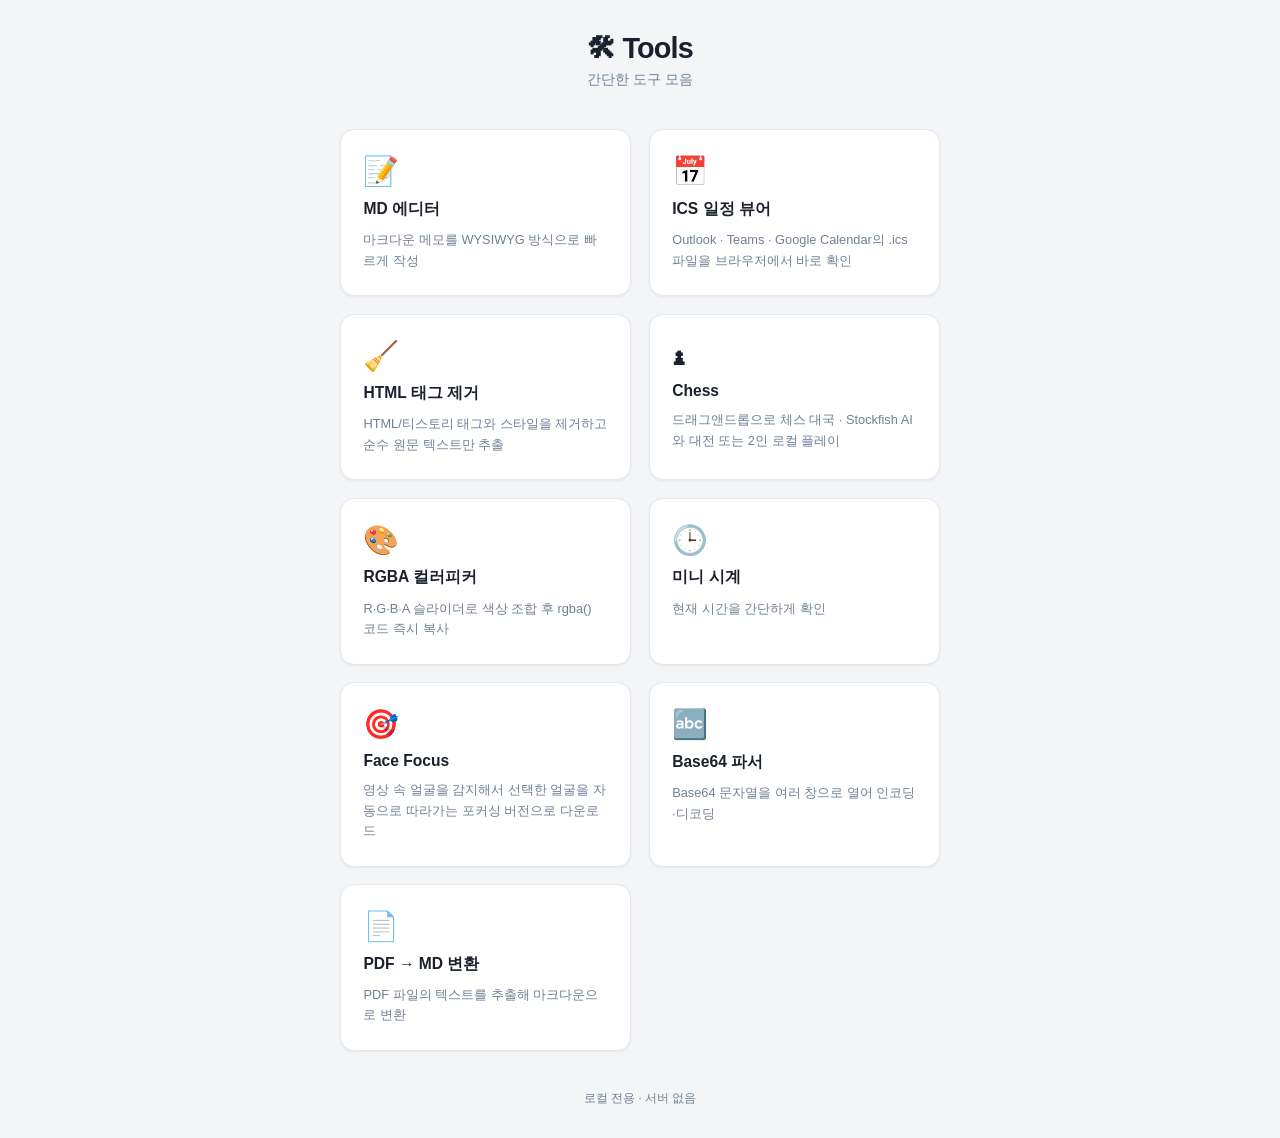
<file: index.html>
<!DOCTYPE html>
<html lang="ko">
<head>
  <meta charset="UTF-8" />
  <meta name="viewport" content="width=device-width, initial-scale=1.0" />
  <title>Tools</title>
  <style>
    *, *::before, *::after { box-sizing: border-box; margin: 0; padding: 0; }

    :root {
      --bg: #f4f5f7;
      --surface: #ffffff;
      --border: #e2e8f0;
      --text: #1a202c;
      --text-muted: #718096;
      --accent: #4f46e5;
    }

    body {
      font-family: -apple-system, BlinkMacSystemFont, 'Segoe UI', sans-serif;
      background: var(--bg);
      color: var(--text);
      min-height: 100vh;
      display: flex;
      flex-direction: column;
      align-items: center;
      justify-content: center;
      padding: 2rem;
    }

    header {
      text-align: center;
      margin-bottom: 2.5rem;
    }

    header h1 {
      font-size: 1.8rem;
      font-weight: 800;
      letter-spacing: -.03em;
    }

    header p {
      margin-top: .4rem;
      font-size: .875rem;
      color: var(--text-muted);
    }

    .grid {
      display: grid;
      grid-template-columns: repeat(auto-fit, minmax(210px, 1fr));
      gap: 1.1rem;
      width: 100%;
      max-width: 600px;
    }

    .card {
      display: flex;
      flex-direction: column;
      gap: .65rem;
      padding: 1.5rem 1.4rem;
      background: var(--surface);
      border: 1px solid var(--border);
      border-radius: 14px;
      text-decoration: none;
      color: inherit;
      transition: box-shadow .15s, transform .15s, border-color .15s;
      box-shadow: 0 1px 3px rgba(0,0,0,.06);
    }

    .card:hover {
      box-shadow: 0 6px 24px rgba(79,70,229,.13);
      border-color: var(--accent);
      transform: translateY(-2px);
    }

    .card-icon { font-size: 1.8rem; }

    .card-title {
      font-size: .975rem;
      font-weight: 700;
    }

    .card-desc {
      font-size: .8rem;
      color: var(--text-muted);
      line-height: 1.6;
    }

    footer {
      margin-top: 2.5rem;
      font-size: .72rem;
      color: var(--text-muted);
    }
  </style>
</head>
<body>
  <header>
    <h1>🛠 Tools</h1>
    <p>간단한 도구 모음</p>
  </header>

  <div class="grid">
    <a class="card" href="./mdmemo.html">
      <div class="card-icon">📝</div>
      <div class="card-title">MD 에디터</div>
      <div class="card-desc">마크다운 메모를 WYSIWYG 방식으로 빠르게 작성</div>
    </a>
    <a class="card" href="./schedule.html">
      <div class="card-icon">📅</div>
      <div class="card-title">ICS 일정 뷰어</div>
      <div class="card-desc">Outlook · Teams · Google Calendar의 .ics 파일을 브라우저에서 바로 확인</div>
    </a>
    <a class="card" href="./removepath.html">
      <div class="card-icon">🧹</div>
      <div class="card-title">HTML 태그 제거</div>
      <div class="card-desc">HTML/티스토리 태그와 스타일을 제거하고 순수 원문 텍스트만 추출</div>
    </a>
    <a class="card" href="./chess.html">
      <div class="card-icon">♟</div>
      <div class="card-title">Chess</div>
      <div class="card-desc">드래그앤드롭으로 체스 대국 · Stockfish AI와 대전 또는 2인 로컬 플레이</div>
    </a>
    <a class="card" href="./colouepicker.html">
      <div class="card-icon">🎨</div>
      <div class="card-title">RGBA 컬러피커</div>
      <div class="card-desc">R·G·B·A 슬라이더로 색상 조합 후 rgba() 코드 즉시 복사</div>
    </a>
    <a class="card" href="./miniclock.html">
      <div class="card-icon">🕒</div>
      <div class="card-title">미니 시계</div>
      <div class="card-desc">현재 시간을 간단하게 확인</div>
    </a>
    <a class="card" href="./face-focus-app.html">
      <div class="card-icon">🎯</div>
      <div class="card-title">Face Focus</div>
      <div class="card-desc">영상 속 얼굴을 감지해서 선택한 얼굴을 자동으로 따라가는 포커싱 버전으로 다운로드</div>
    </a>
    <a class="card" href="./Base64-parser.html">
      <div class="card-icon">🔤</div>
      <div class="card-title">Base64 파서</div>
      <div class="card-desc">Base64 문자열을 여러 창으로 열어 인코딩·디코딩</div>
    </a>
    <a class="card" href="./pdf2md.html">
      <div class="card-icon">📄</div>
      <div class="card-title">PDF → MD 변환</div>
      <div class="card-desc">PDF 파일의 텍스트를 추출해 마크다운으로 변환</div>
    </a>
  </div>

  <footer>로컬 전용 · 서버 없음</footer>
</body>
</html>
</file>
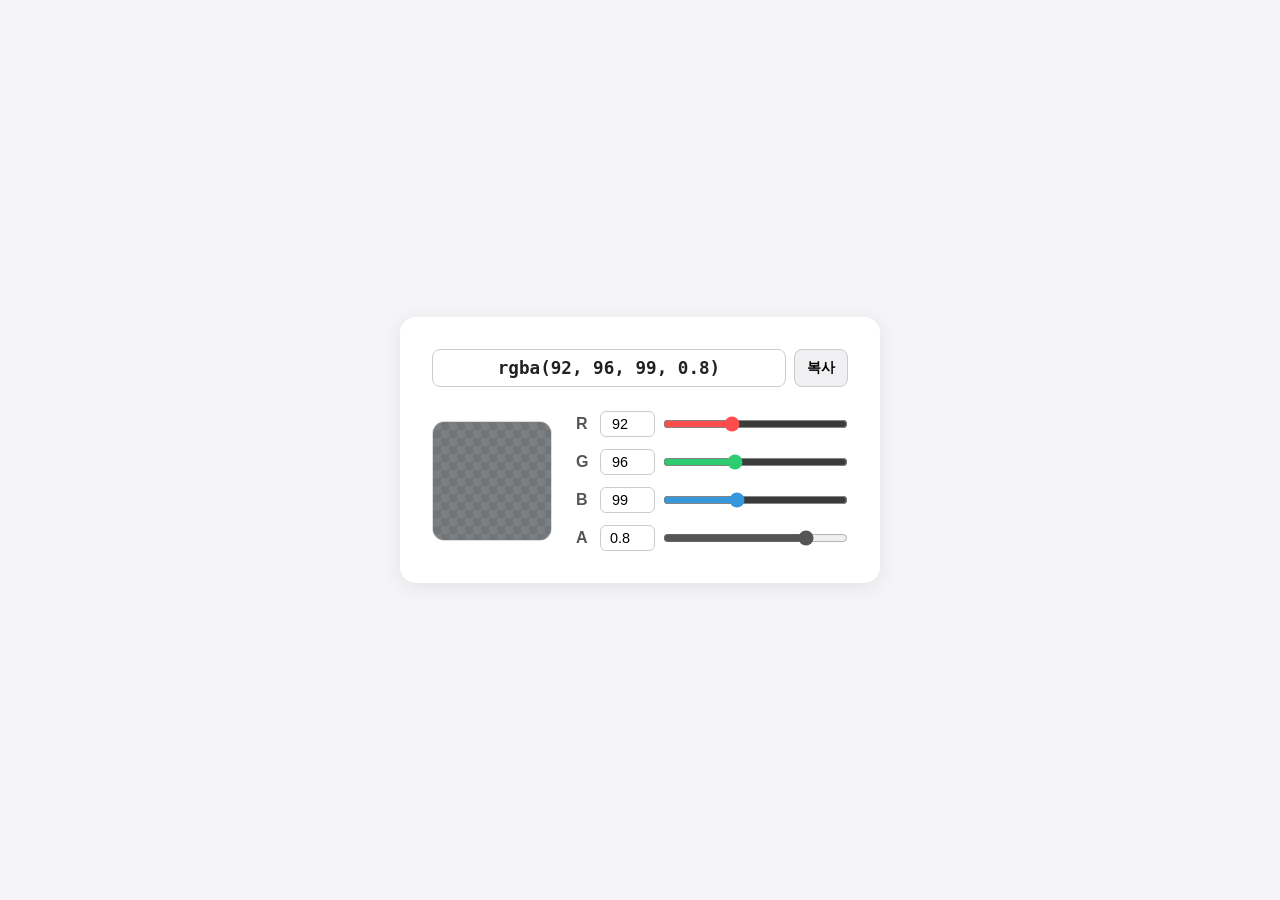
<file: colouepicker.html>
<!DOCTYPE html>
<html lang="ko">
<head>
  <meta charset="UTF-8">
  <meta name="viewport" content="width=device-width, initial-scale=1.0">
  <title>Editable RGBA Color Picker</title>
  <style>
    * {
      box-sizing: border-box;
      margin: 0;
      padding: 0;
    }
    body {
      font-family: -apple-system, BlinkMacSystemFont, "Segoe UI", Roboto, sans-serif;
      display: flex;
      justify-content: center;
      align-items: center;
      min-height: 100vh;
      background-color: #f5f5f7;
      color: #333;
    }
    .card {
      background: #ffffff;
      padding: 2rem;
      border-radius: 16px;
      box-shadow: 0 4px 20px rgba(0, 0, 0, 0.08);
      width: 100%;
      max-width: 480px;
    }
    /* 상단 수정을 위한 텍스트 입력 영역 */
    .header-code {
      display: flex;
      gap: 8px;
      margin-bottom: 1.5rem;
    }
    .code-input {
      flex: 1;
      padding: 8px 12px;
      font-size: 1.1rem;
      font-weight: 700;
      font-family: monospace;
      color: #222;
      border: 1px solid #ccc;
      border-radius: 8px;
      outline: none;
      text-align: center;
    }
    .code-input:focus {
      border-color: #0066cc;
    }
    .copy-btn {
      background: #f0f0f2;
      border: 1px solid #ccc;
      border-radius: 8px;
      padding: 0 12px;
      cursor: pointer;
      font-weight: 600;
      font-size: 0.85rem;
      transition: background-color 0.2s;
    }
    .copy-btn:hover {
      background-color: #e0e0e5;
    }

    /* 메인 컨테이너 */
    .picker-container {
      display: flex;
      gap: 1.5rem;
      align-items: center;
    }

    /* 색상 미리보기 */
    .preview-box-wrapper {
      width: 120px;
      height: 120px;
      flex-shrink: 0;
      border-radius: 12px;
      border: 1px solid #ddd;
      overflow: hidden;
      background-image: 
        linear-gradient(45deg, #ccc 25%, transparent 25%), 
        linear-gradient(-45deg, #ccc 25%, transparent 25%), 
        linear-gradient(45deg, transparent 75%, #ccc 75%), 
        linear-gradient(-45deg, transparent 75%, #ccc 75%);
      background-size: 16px 16px;
      background-position: 0 0, 0 8px, 8px -8px, -8px 0px;
    }
    .preview-box {
      width: 100%;
      height: 100%;
      transition: background-color 0.1s;
    }

    /* 컨트롤러 */
    .controls {
      flex: 1;
      display: flex;
      flex-direction: column;
      gap: 12px;
    }
    .control-row {
      display: flex;
      align-items: center;
      gap: 8px;
    }
    .control-row label {
      width: 16px;
      font-weight: 600;
      color: #555;
    }
    .control-row input[type="number"] {
      width: 55px;
      padding: 4px 6px;
      border: 1px solid #ccc;
      border-radius: 6px;
      text-align: center;
      font-size: 0.9rem;
    }
    .control-row input[type="range"] {
      flex: 1;
      cursor: pointer;
    }

    #rangeR { accent-color: #ff4d4d; }
    #rangeG { accent-color: #2ecc71; }
    #rangeB { accent-color: #3498db; }
    #rangeA { accent-color: #555555; }
  </style>
</head>
<body>

  <div class="card">
    <!-- 수정 가능한 상단 Input -->
    <div class="header-code">
      <input 
        type="text" 
        class="code-input" 
        id="rgbaInput" 
        value="rgba(92, 96, 99, 0.8)"
      />
      <button class="copy-btn" onclick="copyToClipboard()" id="copyBtn">복사</button>
    </div>

    <div class="picker-container">
      <div class="preview-box-wrapper">
        <div class="preview-box" id="previewBox"></div>
      </div>

      <div class="controls">
        <div class="control-row">
          <label>R</label>
          <input type="number" id="numR" min="0" max="255">
          <input type="range" id="rangeR" min="0" max="255">
        </div>
        <div class="control-row">
          <label>G</label>
          <input type="number" id="numG" min="0" max="255">
          <input type="range" id="rangeG" min="0" max="255">
        </div>
        <div class="control-row">
          <label>B</label>
          <input type="number" id="numB" min="0" max="255">
          <input type="range" id="rangeB" min="0" max="255">
        </div>
        <div class="control-row">
          <label>A</label>
          <input type="number" id="numA" min="0" max="1" step="0.01">
          <input type="range" id="rangeA" min="0" max="1" step="0.01">
        </div>
      </div>
    </div>
  </div>

  <script>
    const channels = ['R', 'G', 'B', 'A'];
    const rgbaInput = document.getElementById('rgbaInput');

    // 슬라이더/숫자입력 컨트롤에서 값을 읽어 상단 텍스트 및 미리보기 업데이트
    function updateFromControls() {
      const r = document.getElementById('numR').value || 0;
      const g = document.getElementById('numG').value || 0;
      const b = document.getElementById('numB').value || 0;
      const a = document.getElementById('numA').value || 1;

      const rgbaString = `rgba(${r}, ${g}, ${b}, ${a})`;
      
      document.getElementById('previewBox').style.backgroundColor = rgbaString;
      rgbaInput.value = rgbaString;
    }

    // 상단 텍스트 입력창 값을 감지하여 슬라이더 및 미리보기 연동
    function updateFromTextInput() {
      const val = rgbaInput.value.trim();
      
      // rgba(...) 문자열에서 숫자만 추출하는 정규식
      const match = val.match(/^rgba?\(\s*(\d+)\s*,\s*(\d+)\s*,\s*(\d+)\s*(?:,\s*([\d.]+)\s*)?\)$/i);

      if (match) {
        const r = match[1];
        const g = match[2];
        const b = match[3];
        const a = match[4] !== undefined ? match[4] : 1;

        setControlValues(r, g, b, a);
        document.getElementById('previewBox').style.backgroundColor = val;
      }
    }

    // 컨트롤 UI에 값 일괄 적용
    function setControlValues(r, g, b, a) {
      document.getElementById('numR').value = r;
      document.getElementById('rangeR').value = r;
      document.getElementById('numG').value = g;
      document.getElementById('rangeG').value = g;
      document.getElementById('numB').value = b;
      document.getElementById('rangeB').value = b;
      document.getElementById('numA').value = a;
      document.getElementById('rangeA').value = a;
    }

    // 슬라이더 및 각 채널 숫자입력 이벤트 리스너 등록
    channels.forEach(ch => {
      const numInput = document.getElementById(`num${ch}`);
      const rangeInput = document.getElementById(`range${ch}`);

      numInput.addEventListener('input', () => {
        rangeInput.value = numInput.value;
        updateFromControls();
      });

      rangeInput.addEventListener('input', () => {
        numInput.value = rangeInput.value;
        updateFromControls();
      });
    });

    // 상단 입력창 변경 시 연동
    rgbaInput.addEventListener('input', updateFromTextInput);

    // 복사 기능
    function copyToClipboard() {
      rgbaInput.select();
      navigator.clipboard.writeText(rgbaInput.value).then(() => {
        const btn = document.getElementById('copyBtn');
        btn.innerText = '완료!';
        setTimeout(() => { btn.innerText = '복사'; }, 1500);
      });
    }

    // 초기 파싱 실행
    updateFromTextInput();
  </script>

</body>
</html>
</file>
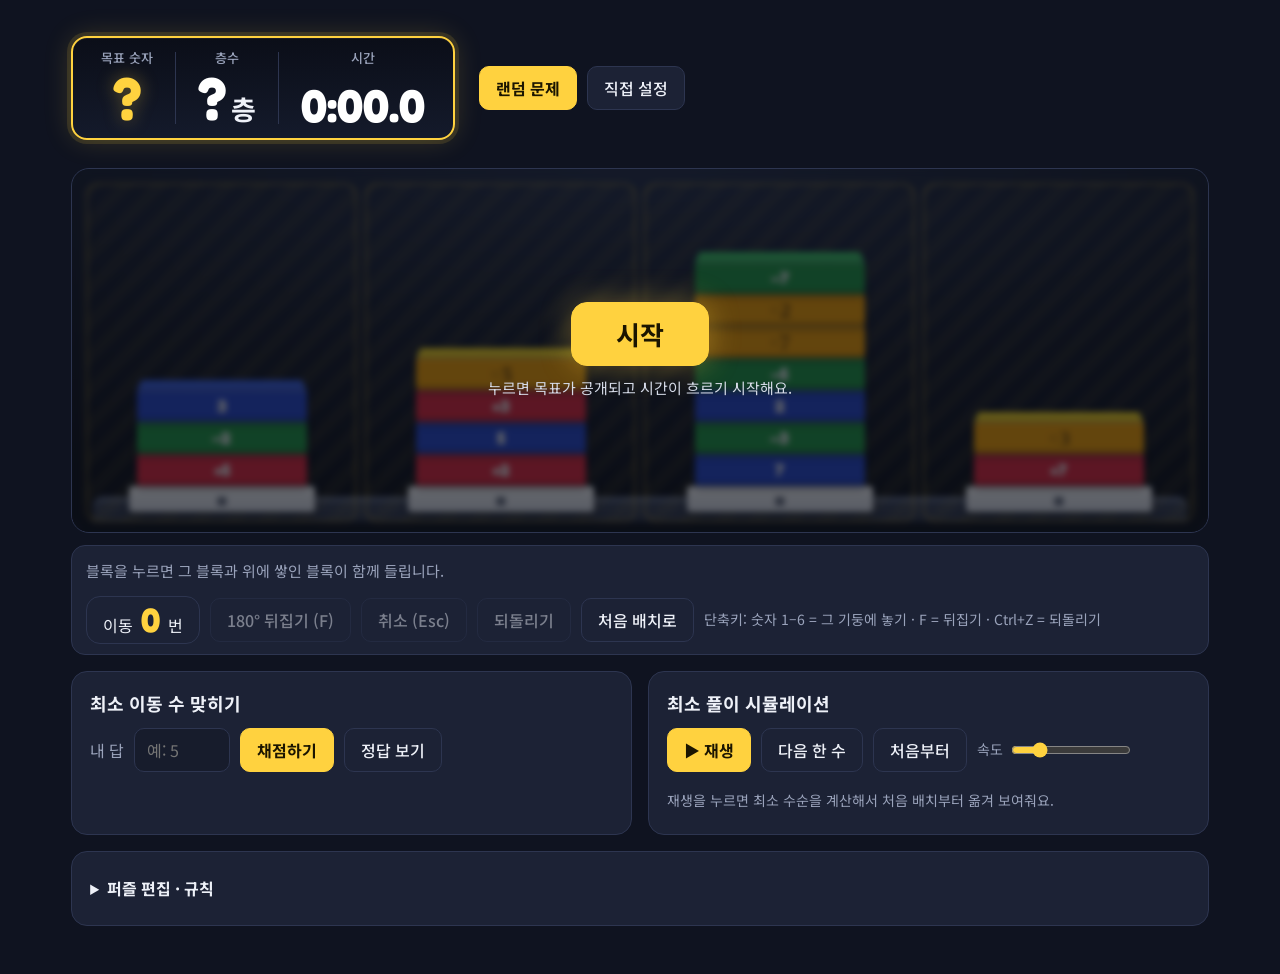
<file: hanoi.html>
<!DOCTYPE html>
<html lang="ko">
<head>
<meta charset="utf-8">
<meta name="viewport" content="width=device-width,initial-scale=1">
<title>블록 연산 탑</title>
<link rel="preconnect" href="https://fonts.googleapis.com">
<link rel="stylesheet" href="https://fonts.googleapis.com/css2?family=Black+Han+Sans&family=Fredoka:wght@600;700&family=DM+Serif+Display&family=Noto+Sans+KR:wght@400;500;700&display=swap">
<style>
/* VOICE: TV 퍼즐 스튜디오 — 차분한 무대, 블록만 선명하게
   IDEA: 방송 세트의 회색 받침대 위에 놓인 연산 블록 탑
   PICTURE: 실제로 조작하는 무대(기둥 + 블록)가 화면의 주인공
   COLOUR and TYPE: 밤 무대 남청 바탕 + 블록 5색, Black Han Sans 제목 / Noto Sans KR 본문 / Fredoka 블록 숫자
   LAYOUT: 목표 바 → 무대 → 손에 든 블록 → 이동 수·정답·시뮬 패널 → 퍼즐 편집 */
:root{color-scheme:dark;--bg:#0f1320;--bg2:#171c2c;--panel:#1c2235;--line:#2d3550;--ink:#eef1f8;--mute:#9aa3bb;--accent:#ffd23f;
--num:#2547d0;--add:#e3263d;--sub:#1f9a44;--mul:#f5a000;--div:#7a4bd1;--ok:#3ecf7a;--bad:#ff6b6b}
*{box-sizing:border-box;min-width:0}
[hidden]{display:none !important}
body{margin:0;background:var(--bg);color:var(--ink);font:16px/1.55 "Noto Sans KR",system-ui,sans-serif;overflow-x:clip}
h1{font:400 clamp(30px,4.4vw,46px)/1.05 "Black Han Sans",sans-serif;margin:0;letter-spacing:.5px}
.wrap{max-width:1240px;margin:0 auto;padding:clamp(18px,3vw,36px) max(4vw,14px) 48px}
.top{display:flex;flex-wrap:wrap;align-items:flex-end;justify-content:space-between;gap:12px 24px;margin-bottom:16px}
.lede{color:var(--mute);margin:6px 0 0;max-width:62ch;font-size:15px}
.goal{display:flex;flex-wrap:wrap;gap:10px;align-items:flex-end}
.top{align-items:center;justify-content:flex-start}
.goalcard{display:flex;align-items:stretch;background:linear-gradient(#0b0e18,#141a2b);border:2px solid var(--accent);border-radius:16px;box-shadow:0 0 0 4px rgba(255,210,63,.12),0 0 28px rgba(255,210,63,.18),inset 0 1px 0 rgba(255,255,255,.06);padding:8px 6px}
.gc-item{display:grid;justify-items:center;padding:2px 22px}
.gc-l{font-size:13px;color:var(--mute);font-weight:500}
.gc-item b{font:700 clamp(44px,6vw,60px)/1 Fredoka,sans-serif;color:var(--accent);text-shadow:0 0 18px rgba(255,210,63,.35);font-variant-numeric:tabular-nums;white-space:nowrap}
.gc-item b small{font:700 .45em "Noto Sans KR",sans-serif;color:var(--ink);margin-left:4px;text-shadow:none}
.gc-floors b{color:#fff;text-shadow:none}
.gc-time b{color:#fff;text-shadow:none;font-size:clamp(34px,4.6vw,46px);align-self:end;min-width:4.3ch;text-align:center}
.gc-time.run b{color:#7fd9ff}
.gc-time.done b{color:var(--ok)}
.gc-time.stop b{color:var(--mute)}
.readyLay{position:absolute;inset:0;z-index:150;display:grid;place-content:center;justify-items:center;gap:10px;background:rgba(10,13,22,.62);backdrop-filter:blur(3px);-webkit-backdrop-filter:blur(3px);text-align:center;padding:20px}
.readyLay button{font:700 26px/1 "Noto Sans KR",sans-serif;padding:0 44px;min-height:64px;border-radius:16px;box-shadow:0 0 30px rgba(255,210,63,.35)}
.readyLay p{margin:0;color:#d6dbe8;font-size:15px}
.gc-sep{width:1px;background:var(--line);margin:6px 0}
.goalcard.pop{animation:pop .5s ease}
@keyframes pop{0%{transform:scale(1)}35%{transform:scale(1.06);box-shadow:0 0 0 6px rgba(255,210,63,.3),0 0 40px rgba(255,210,63,.4)}100%{transform:scale(1)}}
.gc-actions{display:flex;gap:10px}
#goalForm input{width:110px}
.range{display:flex;align-items:center;gap:6px;color:var(--ink)}
.range input{width:72px}
.goal label{display:grid;gap:4px;font-size:13px;color:var(--mute)}
input,select,button{font:inherit;font-size:16px;color:var(--ink)}
input,select{background:var(--bg2);border:1px solid var(--line);border-radius:10px;height:44px;padding:0 12px}
input[type=number]{width:96px}
button{background:var(--panel);border:1px solid var(--line);border-radius:10px;min-height:44px;padding:0 16px;cursor:pointer;font-weight:500}
button:hover:not(:disabled){border-color:#4a5680;background:#232a42}
button:disabled{opacity:.45;cursor:default}
button.pri{background:var(--accent);color:#1b1500;border-color:var(--accent);font-weight:700}
button.pri:hover:not(:disabled){background:#ffe070}
:focus-visible{outline:3px solid var(--accent);outline-offset:2px}
.badge{display:flex;align-items:baseline;gap:8px;background:var(--panel);border:1px solid var(--line);border-radius:14px;padding:6px 16px;white-space:nowrap}
.badge b{font:700 34px/1 Fredoka,sans-serif;color:var(--accent)}
.stage{position:relative;padding-bottom:10px !important;background:radial-gradient(120% 90% at 50% 0%,#26304a 0%,#151a29 55%,#0d1019 100%);border:1px solid var(--line);border-radius:18px;padding:14px 10px 0;overflow:hidden}
#scene{position:relative;width:100%;--d:280ms;transition:height .3s ease}
.tray{position:absolute;left:1%;right:1%;bottom:0;border-radius:10px 10px 0 0;background:linear-gradient(#56607a,#3a4256 30%,#2c3346);box-shadow:inset 0 2px 0 #7b86a3}
.col{position:absolute;top:0;bottom:0;border:0;background:transparent;border-radius:12px;padding:0;cursor:pointer}
.col.goal{background:repeating-linear-gradient(135deg,rgba(255,210,63,.06) 0 12px,transparent 12px 24px);box-shadow:inset 0 0 0 2px rgba(255,210,63,.35)}
.col.drop{box-shadow:inset 0 0 0 2px rgba(255,255,255,.5)}
.col.win{box-shadow:inset 0 0 0 3px var(--ok);background:rgba(62,207,122,.08)}
.plate{position:absolute;background:linear-gradient(#fff,#d9dde6);border-radius:4px;color:#3b4257;display:grid;place-items:center;font:700 22px/1 Fredoka,sans-serif;box-shadow:0 6px 10px rgba(0,0,0,.35);pointer-events:none}
.blk{position:absolute;border:0;border-radius:3px;padding:0;min-height:0;top:auto;display:grid;place-items:center;color:#fff;font:700 var(--fs,22px)/1 Fredoka,sans-serif;cursor:pointer;
 transition:left var(--d) ease-in-out,bottom var(--d) ease-in-out,transform var(--d) ease-in-out,box-shadow .2s;box-shadow:inset 0 -4px 0 rgba(0,0,0,.22),inset 0 2px 0 rgba(255,255,255,.18),0 3px 6px rgba(0,0,0,.35);text-shadow:0 1px 1px rgba(0,0,0,.35)}
.blk::before{content:"";position:absolute;left:0;right:0;bottom:100%;height:30%;background:inherit;filter:brightness(1.35) saturate(.85);clip-path:polygon(3% 0,97% 0,100% 100%,0 100%);pointer-events:none}
.blk.num{background:var(--num)}.blk.add{background:var(--add)}.blk.sub{background:var(--sub)}.blk.div{background:var(--div)}
.blk.mul{background:var(--mul);color:#4b2c00;font-family:"DM Serif Display",serif;font-weight:400;text-shadow:none}
.blk.sel{box-shadow:inset 0 -4px 0 rgba(0,0,0,.22),0 0 0 3px var(--accent),0 10px 18px rgba(0,0,0,.5)}
.reads{display:grid;gap:6px;padding:10px 0 12px;background:#2c3346}
.reads div{text-align:center;font-size:13px;color:#c9cfde;padding:0 4px;line-height:1.35}
.reads b{display:block;color:#fff;font-size:14px}
.reads .w{color:var(--ok)}
.dock{margin:12px 0 0;padding:10px 14px;background:var(--panel);border:1px solid var(--line);border-radius:14px;display:grid;gap:10px}
.hand{display:flex;flex-wrap:wrap;align-items:center;gap:8px 12px;min-height:30px}
.dockbar{display:flex;flex-wrap:wrap;gap:10px;align-items:center}
.short{display:none}
button,.col,.blk{touch-action:manipulation;-webkit-tap-highlight-color:transparent}
.hand .chips{display:flex;gap:4px;flex-wrap:wrap}
.chip{font:700 14px/1 Fredoka,sans-serif;padding:6px 9px;border-radius:5px;color:#fff}
.chip.mul{color:#4b2c00}
.hand .txt{color:var(--mute);font-size:15px}
#flip[aria-pressed=true]{background:var(--accent);color:#1b1500;border-color:var(--accent)}
.bar{display:flex;flex-wrap:wrap;gap:10px;align-items:center}
.grid{display:grid;grid-template-columns:minmax(0,1fr) minmax(0,1fr);gap:16px;margin-top:16px}
.card{background:var(--panel);border:1px solid var(--line);border-radius:16px;padding:18px}
.card h2{font-size:18px;margin:0 0 10px}
.note{color:var(--mute);font-size:14px;margin:8px 0 0}
#banner{margin:0 0 12px;padding:12px 16px;border-radius:12px;font-weight:700;display:none}
#banner.show{display:block}
#banner.ok{background:rgba(62,207,122,.15);border:1px solid var(--ok);color:#b9f5d2}
#banner.info{background:rgba(255,210,63,.12);border:1px solid var(--accent);color:#ffe9a3}
#verdict{margin-top:12px;font-size:16px;min-height:1.5em}
#verdict .big{font:700 40px/1 Fredoka,sans-serif;color:var(--accent);margin-right:6px}
.good{color:var(--ok)}.warn{color:var(--accent)}.err{color:var(--bad)}
ol#moves{margin:10px 0 0;padding:0 0 0 1.6em;max-height:260px;overflow:auto;font-size:15px}
ol#moves li{padding:3px 6px;border-radius:6px}
ol#moves li.now{background:rgba(255,210,63,.18);color:#fff}
ol#moves li.done{color:var(--mute)}
.flipt{color:var(--accent);font-weight:700}
details{margin-top:16px}
summary{cursor:pointer;font-weight:700;padding:6px 0}
.ed{display:grid;grid-template-columns:repeat(auto-fit,minmax(200px,1fr));gap:10px;margin:10px 0}
.ed label{display:grid;gap:4px;font-size:13px;color:var(--mute)}
.ed input{width:100%}
.rules{margin:0;padding-left:1.2em;color:#c9cfde;font-size:15px}
.rules li{margin:3px 0}
.leg{display:flex;flex-wrap:wrap;gap:6px;margin-top:10px}
input[type=range]{height:auto;padding:0;accent-color:var(--accent);width:120px}
@media(max-width:720px){.grid{grid-template-columns:minmax(0,1fr)}.badge b{font-size:28px}}
@media(max-width:600px){
 .wrap{padding:14px 10px calc(16px + env(safe-area-inset-bottom))}
 h1{font-size:28px}
 .lede{font-size:13.5px;margin-top:4px}
 .top{margin-bottom:10px;gap:10px}
 .goal{display:grid;grid-template-columns:minmax(0,1fr) minmax(0,1fr);width:100%;gap:8px}
 #goalForm{grid-template-columns:minmax(0,1fr) minmax(0,1fr) auto}
 #goalForm input{width:100%}
 .goalcard{width:100%;justify-content:center}
 .gc-item{flex:1;padding:2px 6px}
 .gc-item b{font-size:40px}
 .gc-time b{font-size:28px;margin-bottom:4px}
 .gc-l{font-size:12px}
 .gc-actions{width:100%}
 .gc-actions button{flex:1}
 .goal label{font-size:12px}
 .goal input,.goal select{width:100%;padding:0 8px;font-size:16px}
 .stage{border-radius:14px;padding:8px 4px 0;margin:0 -2px}
 .reads{gap:2px;padding:8px 0 10px}
 .reads div{font-size:11px}
 .reads b{font-size:12px}
 .dock{position:sticky;bottom:0;z-index:200;margin:10px -10px 0;border-radius:16px 16px 0 0;border-width:1px 0 0;padding:8px 10px calc(8px + env(safe-area-inset-bottom));background:rgba(28,34,53,.97);box-shadow:0 -10px 24px rgba(0,0,0,.45);gap:8px}
 .hand{min-height:28px;flex-wrap:nowrap;overflow-x:auto}
 .hand .txt{font-size:13px;white-space:nowrap}
 .hand .chips{flex-wrap:nowrap}
 .chip{font-size:13px;padding:5px 7px}
 .dockbar{display:grid;grid-template-columns:auto repeat(4,minmax(0,1fr));gap:6px}
 .dockbar button{padding:0 4px;font-size:14px;min-height:46px}
 .badge{padding:4px 10px;gap:4px;font-size:13px;border-radius:12px}
 .badge b{font-size:26px}
 .long,.kbd{display:none}.short{display:inline}
 .grid{gap:12px;margin-top:12px}
 .card{padding:14px;border-radius:14px}
 .card .bar button{flex:1 1 auto}
 #ans{flex:1 1 90px;width:auto}
 #verdict .big{font-size:32px}
 ol#moves{max-height:none;font-size:14px}
}
@media(prefers-reduced-motion:reduce){.blk{transition:none}.goalcard.pop{animation:none}}
</style>
</head>
<body>
<div class="wrap">
 <div class="top">
  <div class="goalcard" id="goalCard" aria-live="polite">
   <div class="gc-item"><span class="gc-l">목표 숫자</span><b id="gTargetView">94</b></div>
   <div class="gc-sep"></div>
   <div class="gc-item gc-floors"><span class="gc-l">층수</span><b><span id="gFloorsView">4</span><small>층</small></b></div>
   <div class="gc-sep gc-tsep"></div>
   <div class="gc-item gc-time" id="tItem"><span class="gc-l" id="tLabel">시간</span><b id="tView">0:00.0</b></div>
  </div>
  <div class="gc-actions">
   <button class="pri" id="randGoal">랜덤 문제</button>
   <button id="editGoal" aria-expanded="false" aria-controls="goalForm">직접 설정</button>
   <button id="retry" hidden>다시 도전</button>
  </div>
  <form class="goal" id="goalForm" hidden>
   <label>목표 숫자<input id="gTarget" type="number" step="any" value="94"></label>
   <label>층수<input id="gFloors" type="number" min="1" value="4"></label>
   <button class="pri" type="submit">적용</button>
  </form>
  <p class="note" id="goalMsg" style="margin:0;width:100%"></p>
 </div>

 <div id="banner" role="status"></div>

 <div class="stage">
  <div id="scene" aria-label="블록 무대"></div>
  <div class="readyLay" id="readyLay" hidden>
   <button class="pri" id="startBtn">시작</button>
   <p>누르면 목표가 공개되고 시간이 흐르기 시작해요.</p>
  </div>
 </div>

 <div class="dock" id="dock">
  <div class="hand" id="hand" aria-live="polite">
   <span class="txt" id="handTxt">블록을 누르면 그 블록과 위에 쌓인 블록이 함께 들립니다.</span>
   <span class="chips" id="handChips"></span>
  </div>
  <div class="dockbar">
   <div class="badge"><span>이동</span><b id="count">0</b><span>번</span></div>
   <button id="flip" aria-pressed="false" disabled><span class="long">180° 뒤집기 (F)</span><span class="short">뒤집기</span></button>
   <button id="cancel" disabled>취소<span class="long"> (Esc)</span></button>
   <button id="undo">되돌리기</button>
   <button id="reset"><span class="long">처음 배치로</span><span class="short">처음</span></button>
   <span class="note kbd" style="margin:0">단축키: 숫자 1–6 = 그 기둥에 놓기 · F = 뒤집기 · Ctrl+Z = 되돌리기</span>
  </div>
 </div>

 <div class="grid">
  <section class="card">
   <h2>최소 이동 수 맞히기</h2>
   <div class="bar">
    <label class="txt" for="ans" style="color:var(--mute)">내 답</label>
    <input id="ans" type="number" min="0" placeholder="예: 5">
    <button class="pri" id="grade">채점하기</button>
    <button id="reveal">정답 보기</button>
    <button id="stop" hidden>계산 중지</button>
   </div>
   <div id="verdict"></div>
   <p class="note" id="prog"></p>
  </section>
  <section class="card">
   <h2>최소 풀이 시뮬레이션</h2>
   <div class="bar">
    <button class="pri" id="play">▶ 재생</button>
    <button id="step">다음 한 수</button>
    <button id="simReset">처음부터</button>
    <label class="note" style="margin:0;display:flex;align-items:center;gap:6px">속도<input id="speed" type="range" min="0.5" max="3" step="0.25" value="1"></label>
   </div>
   <ol id="moves"></ol>
   <p class="note" id="simNote">재생을 누르면 최소 수순을 계산해서 처음 배치부터 옮겨 보여줘요.</p>
  </section>
 </div>

 <details class="card" id="edWrap">
  <summary>퍼즐 편집 · 규칙</summary>
  <div class="goal" style="margin:8px 0 14px">
   <label>완성 기둥<select id="gPed"></select></label>
   <label>계산 순서<select id="gPrec"><option value="ltr">위에서부터 순서대로</option><option value="prec">곱셈·나눗셈 먼저</option></select></label>
   <label>시간 측정<select id="gTimer"><option value="button">시작 버튼을 누를 때부터</option><option value="touch">첫 블록을 들 때부터</option><option value="off">끄기</option></select></label>
   <label>랜덤 문제 층수<span class="range"><input id="rMin" type="number" min="2" value="3"> ~ <input id="rMax" type="number" min="2" value="6"></span></label>
  </div>
  <p class="note" id="floorNote" style="margin:-6px 0 12px"></p>
  <ul class="rules">
   <li>블록을 누르면 그 블록부터 맨 위까지 한 덩어리로 들립니다. 몇 개를 들든 <b>1번 이동</b>입니다.</li>
   <li>든 덩어리는 그대로 놓거나, <b>180° 뒤집어</b> 순서를 거꾸로 놓을 수 있습니다.</li>
   <li>완성 조건: 완성 기둥의 블록이 정확히 지정 층수이고, 맨 위가 남색 숫자 블록, 그 아래는 모두 연산 블록이며, 위에서 아래로 계산한 값이 목표 숫자와 같을 것.</li>
   <li>옮기는 도중에는 아무 블록이나 맨 위에 와도 됩니다.</li>
  </ul>
  <div class="leg"><span class="chip num" style="background:var(--num)">7 숫자</span><span class="chip" style="background:var(--add)">+3 더하기</span><span class="chip" style="background:var(--sub)">-5 빼기</span><span class="chip mul" style="background:var(--mul)">×2 곱하기</span><span class="chip" style="background:var(--div)">÷2 나누기</span></div>
  <p class="note">각 기둥을 <b>위에서 아래 순서</b>로, 띄어쓰기로 구분해 적으세요. 예: <code>3 -2 +5</code>, <code>x5 +3 5 +2</code>. 곱하기는 x 또는 ×, 나누기는 / 또는 ÷.</p>
  <div class="bar" style="margin-top:10px"><label class="note" style="margin:0;display:flex;gap:8px;align-items:center">기둥 수<select id="pCount"><option>3</option><option selected>4</option><option>5</option><option>6</option></select></label></div>
  <div class="ed" id="ed"></div>
  <div class="bar">
   <button class="pri" id="apply">이 배치로 시작</button>
   <button id="photo">사진 속 배치</button>
   <button id="rand">블록도 섞어서 랜덤 문제</button>
   <span id="edMsg" class="note" style="margin:0"></span>
  </div>
 </details>
</div>
<script id="solverSrc">
// ===== Block Tower Solver (runs inside a Web Worker) =====
// blocks: [{type:'num'|'add'|'sub'|'mul'|'div', val:Number}]
// stacks: [[id,...] bottom->top]
// Expression is read TOP -> BOTTOM. Top block must be a number (num) and every other block an operator.

function evalExpr(blocks, topToBottom, precedence) {
  if (!topToBottom.length) return null;
  const first = blocks[topToBottom[0]];
  if (first.type !== 'num') return null;
  for (let i = 1; i < topToBottom.length; i++) if (blocks[topToBottom[i]].type === 'num') return null;
  if (!precedence) {
    let v = first.val;
    for (let i = 1; i < topToBottom.length; i++) {
      const b = blocks[topToBottom[i]];
      if (b.type === 'add') v += b.val;
      else if (b.type === 'sub') v -= b.val;
      else if (b.type === 'mul') v *= b.val;
      else if (b.type === 'div') { if (b.val === 0) return null; v /= b.val; }
    }
    return v;
  }
  // standard precedence: × ÷ before + −
  let sum = 0, term = first.val, sign = 1;
  for (let i = 1; i < topToBottom.length; i++) {
    const b = blocks[topToBottom[i]];
    if (b.type === 'mul') term *= b.val;
    else if (b.type === 'div') { if (b.val === 0) return null; term /= b.val; }
    else { sum += sign * term; sign = b.type === 'add' ? 1 : -1; term = b.val; }
  }
  return sum + sign * term;
}

function solve(input, post) {
  const { blocks, stacks: initStacks, target, floors, pedestals, precedence } = input;
  const maxDepth = input.maxDepth || 14;
  const nodeLimit = input.nodeLimit || 60000000;
  const B = blocks.length, P = initStacks.length;
  const EPS = 1e-9;

  // ---- candidate goal towers ----
  const nums = [], ops = [];
  for (let i = 0; i < B; i++) (blocks[i].type === 'num' ? nums : ops).push(i);
  const cands = []; // {seq: bottom->top ids, p}
  const seen = new Set();
  const cur = [];
  const used = new Uint8Array(B);
  let enumCount = 0;
  const ENUM_CAP = 40000000;
  function rec(numId) {
    if (enumCount > ENUM_CAP) return;
    if (cur.length === floors - 1) {
      enumCount++;
      const ttb = [numId, ...cur];
      const v = evalExpr(blocks, ttb, precedence);
      if (v !== null && Math.abs(v - target) < EPS) {
        const seq = ttb.slice().reverse();
        const k = seq.join(',');
        if (!seen.has(k)) { seen.add(k); for (const p of pedestals) cands.push({ seq, p }); }
      }
      return;
    }
    for (const o of ops) {
      if (used[o]) continue;
      used[o] = 1; cur.push(o); rec(numId); cur.pop(); used[o] = 0;
    }
  }
  if (floors >= 1 && floors <= B) for (const n of nums) rec(n);
  const exprCount = seen.size;
  if (!cands.length) {
    post({ type: 'none', reason: 'nocombo', exprCount: 0, capped: enumCount > ENUM_CAP });
    return;
  }

  // ---- state ----
  const st = initStacks.map(s => s.slice());
  const below = new Int32Array(B); // id below, or B+p for base
  const above = new Int32Array(B);  // id above, or -1
  function recomputeStack(p) {
    const s = st[p];
    for (let i = 0; i < s.length; i++) { below[s[i]] = i === 0 ? B + p : s[i - 1]; above[s[i]] = i + 1 < s.length ? s[i + 1] : -1; }
  }
  for (let p = 0; p < P; p++) recomputeStack(p);
  const pos = new Int32Array(B); // which stack a block is in (for top check)

  const N = floors, C = cands.length;
  const flat = new Int32Array(C * N), cp = new Int32Array(C);
  cands.forEach((c, i) => { cp[i] = c.p; for (let j = 0; j < N; j++) flat[i * N + j] = c.seq[j]; });
  function heur() {
    let best = 1e9;
    for (let c = 0; c < C; c++) {
      const o = c * N, p = cp[c];
      let m = below[flat[o]] === B + p ? 0 : 1;
      for (let i = 0; i + 1 < N && m < best; i++) {
        const a = flat[o + i], b = flat[o + i + 1];
        if (below[a] !== b && below[b] !== a) m++;
      }
      if (m === 0) { m = st[p].length !== N ? 1 : 0; }
      else if (m < best) {
        // every move breaks exactly one adjacency: count adjacencies that must be broken
        let bad = 0;
        for (let i = 0; i < N && bad < best; i++) {
          const x = flat[o + i];
          const y = below[x];
          const prevP = i === 0 ? B + p : flat[o + i - 1];
          const nextP = i + 1 < N ? flat[o + i + 1] : -2;
          if (y !== prevP && y !== nextP) bad++;
          const a = above[x];
          if (a >= 0 && a !== prevP && a !== nextP) {
            let inS = false;
            for (let j = 0; j < N; j++) if (flat[o + j] === a) { inS = true; break; }
            if (!inS) bad++;
          }
        }
        const s0 = st[p].length ? st[p][0] : -1;
        if (s0 >= 0) { let inS = false; for (let j = 0; j < N; j++) if (flat[o + j] === s0) { inS = true; break; } if (!inS) bad++; }
        if (bad > m) m = bad;
      }
      if (m < best) { best = m; if (best === 0) return 0; }
    }
    return best;
  }
  // Zobrist hash (two 32-bit lanes)
  const Z1 = new Int32Array(B * P * B), Z2 = new Int32Array(B * P * B);
  let seed = 0x9e3779b9;
  const rnd = () => { seed ^= seed << 13; seed ^= seed >>> 17; seed ^= seed << 5; return seed | 0; };
  for (let i = 0; i < Z1.length; i++) { Z1[i] = rnd(); Z2[i] = rnd(); }
  function key() {
    let h1 = 0, h2 = 0;
    for (let p = 0; p < P; p++) { const s = st[p]; for (let i = 0; i < s.length; i++) { const z = (s[i] * P + p) * B + i; h1 ^= Z1[z]; h2 ^= Z2[z]; } }
    return (h1 >>> 0) * 2097152 + (h2 & 0x1fffff);
  }
  const TT_CAP = 6000000;

  function doMove(s, k, d, flip) {
    const seg = st[s].splice(st[s].length - k, k);
    if (flip) seg.reverse();
    for (const x of seg) st[d].push(x);
    recomputeStack(s); recomputeStack(d);
  }
  function undoMove(s, k, d, flip) {
    const seg = st[d].splice(st[d].length - k, k);
    if (flip) seg.reverse();
    for (const x of seg) st[s].push(x);
    recomputeStack(s); recomputeStack(d);
  }

  let nodes = 0, aborted = false, nextBound;
  const path = [];
  let tt = new Map();
  function dfs(g, bound, ls, lk, ld, lf) {
    nodes++;
    if ((nodes & 0x3ffff) === 0) post({ type: 'progress', bound, nodes });
    if (nodes > nodeLimit) { aborted = true; return false; }
    const h = heur();
    const f = g + h;
    if (f > bound) { if (f < nextBound) nextBound = f; return false; }
    if (h === 0) return true;
    const kk = key();
    const prev = tt.get(kk);
    if (prev !== undefined && prev <= g) return false;
    if (tt.size < TT_CAP || prev !== undefined) tt.set(kk, g);
    for (let s = 0; s < P; s++) {
      const hs = st[s].length;
      for (let k = 1; k <= hs; k++) {
        for (let d = 0; d < P; d++) {
          if (d === s) continue;
          // independent moves commute: fix an order
          if (ls >= 0 && s !== ls && s !== ld && d !== ls && d !== ld && s < ls) continue;
          // re-moving (part of) what was just placed: prune when a shorter / equivalent order exists
          const reMove = s === ld && d !== ls && (k === lk || (k < lk && !lf));
          if (reMove) continue;
          for (let flip = 0; flip < (k > 1 ? 2 : 1); flip++) {
            if (s === ld && d === ls && k === lk && !(lf ^ flip)) continue; // exact undo
            doMove(s, k, d, flip);
            path.push({ s, k, d, flip: !!flip });
            if (dfs(g + 1, bound, s, k, d, flip)) return true;
            path.pop();
            undoMove(s, k, d, flip);
            if (aborted) return false;
          }
        }
      }
    }
    return false;
  }

  let bound = heur();
  while (bound <= maxDepth) {
    nextBound = Infinity; tt = new Map();
    post({ type: 'progress', bound, nodes });
    if (dfs(0, bound, -1, 0, -1, 0)) {
      post({ type: 'done', moves: path.slice(), length: path.length, nodes, exprCount, capped: enumCount > ENUM_CAP });
      return;
    }
    if (aborted) { post({ type: 'none', reason: 'limit', bound, nodes, exprCount }); return; }
    if (nextBound === Infinity) break;
    bound = nextBound;
  }
  post({ type: 'none', reason: 'depth', bound: maxDepth, nodes, exprCount });
}

if (typeof self !== 'undefined' && typeof window === 'undefined' && typeof module === 'undefined') {
  self.onmessage = e => solve(e.data, m => self.postMessage(m));
}
if (typeof module !== 'undefined') module.exports = { solve, evalExpr };

</script>
<script>
{
const $ = s => document.querySelector(s);
const PHOTO = ["3 -2 +5", "x5 +3 5 +2", "-7 x2 x7 -5 2 -3 7", "x3 +7"];
const OPS = { '+': 'add', '-': 'sub', '−': 'sub', 'x': 'mul', '×': 'mul', '*': 'mul', '÷': 'div', '/': 'div' };
const SYM = { add: '+', sub: '−', mul: '×', div: '÷' };
const scene = $('#scene');
let blocks = [], init = [], cur = [], hist = [], sel = null, busy = false, els = [], G = null;
let edLines = PHOTO.slice();
let cfg = { target: 94, floors: 4, ped: 'any', prec: false, rMin: 3, rMax: 6, timer: 'button' };
let solution = null, simIdx = 0, playing = false, simMode = false;
let speed = 1, worker = null, cache = new Map();

try { const s = JSON.parse(localStorage.getItem('blockTower') || 'null'); if (s && Array.isArray(s.lines)) { edLines = s.lines; Object.assign(cfg, s.cfg || {}); } } catch (e) {}
const save = () => { try { localStorage.setItem('blockTower', JSON.stringify({ lines: edLines, cfg })); } catch (e) {} };

const label = b => b.type === 'num' ? fmt(b.val) : SYM[b.type] + fmt(b.val);
const fmt = v => Number.isInteger(v) ? String(v) : String(+v.toFixed(4));
function parseTok(t) {
  const m = t.match(/^([+\-−x×*÷\/])?(\d+(?:\.\d+)?)$/i);
  if (!m) return null;
  return m[1] ? { type: OPS[m[1].toLowerCase()], val: +m[2] } : { type: 'num', val: +m[2] };
}
function build(lines) {
  const bl = [], st = [];
  for (let p = 0; p < lines.length; p++) {
    const toks = lines[p].split(/[\s,]+/).filter(Boolean);
    const ids = [];
    for (const t of toks.reverse()) { const b = parseTok(t); if (!b) return { err: `기둥 ${p + 1}의 "${t}"를 읽을 수 없어요.` }; ids.push(bl.length); bl.push(b); }
    st.push(ids);
  }
  if (!bl.length) return { err: '블록이 하나도 없어요.' };
  if (bl.length > 40) return { err: '블록은 40개까지 지원해요.' };
  return { blocks: bl, stacks: st };
}
const peds = () => cfg.ped === 'any' ? cur.map((_, i) => i) : [Math.min(+cfg.ped, cur.length - 1)];
function stackInfo(p) {
  const s = cur[p];
  if (!s.length) return { t: '비어 있음' };
  const ttb = s.slice().reverse();
  let expr = fmt(blocks[ttb[0]].val);
  ttb.slice(1).forEach((id, j) => { const b = blocks[id]; expr = (!cfg.prec && j > 0 ? `(${expr})` : expr) + ` ${SYM[b.type]} ${fmt(b.val)}`; });
  if (blocks[ttb[0]].type !== 'num') return { t: `${s.length}층`, x: '맨 위가 숫자 아님' };
  if (ttb.slice(1).some(i => blocks[i].type === 'num')) return { t: `${s.length}층`, x: '숫자 블록이 중간에 있음' };
  const v = evalExpr(blocks, ttb, cfg.prec);
  return { t: `${s.length}층`, e: `${expr} = ${v === null ? '?' : fmt(v)}`, v };
}
const winPed = () => peds().find(p => { const i = stackInfo(p); return cur[p].length === cfg.floors && i.v !== undefined && i.v !== null && Math.abs(i.v - cfg.target) < 1e-9; });

/* ---------- geometry & rendering ---------- */
function geo() {
  const P = cur.length, W = scene.clientWidth, colW = W / P, n = blocks.length;
  const narrow = W < 560;
  const avail = narrow ? Math.max(300, Math.min(480, innerHeight * 0.5)) : 440;
  const bh = Math.max(24, Math.min(46, Math.floor(avail / (Math.min(n, 12) + 1.6))));
  const bw = Math.min(colW * (narrow ? 0.86 : 0.82), 170), plateH = Math.max(24, Math.min(36, Math.round(bh * 0.8)));
  const minRows = Math.min(n, Math.max(...init.map(s => s.length))) + 2.2;
  return { P, W, colW, bh, bw, plateH, minRows, rows: 0, x: p => colW * (p + .5) - bw / 2, y: r => plateH + 10 + r * bh };
}
// scene height follows the tallest stack; blocks are positioned from the bottom so resizing never moves them
function setRows(r, allowShrink) {
  r = Math.max(r, G.minRows);
  if (r === G.rows || (!allowShrink && r < G.rows)) return;
  G.rows = r;
  scene.style.height = (G.plateH + 10 + r * G.bh + 8) + 'px';
}
const needRows = () => Math.max(...cur.map(s => s.length)) + 2.2;
function buildScene() {
  scene.innerHTML = '';
  G = geo();
  setRows(needRows(), true);
  const tray = document.createElement('div'); tray.className = 'tray'; tray.style.height = (G.plateH * .55 + 10) + 'px'; scene.append(tray);
  for (let p = 0; p < G.P; p++) {
    const c = document.createElement('button'); c.className = 'col'; c.dataset.p = p;
    c.setAttribute('aria-label', `기둥 ${p + 1}`);
    c.style.left = (G.colW * p + 4) + 'px'; c.style.width = (G.colW - 8) + 'px';
    c.onclick = () => onCol(p); scene.append(c);
    const pl = document.createElement('div'); pl.className = 'plate'; pl.textContent = '=';
    pl.style.cssText = `left:${G.x(p) - 8}px;width:${G.bw + 16}px;bottom:10px;height:${G.plateH}px`;
    scene.append(pl);
  }
  els = blocks.map((b, i) => {
    const e = document.createElement('button'); e.className = 'blk ' + b.type; e.textContent = label(b);
    e.style.width = G.bw + 'px'; e.style.height = G.bh + 'px';
    e.style.setProperty('--fs', Math.round(Math.min(G.bh * (b.type === 'mul' ? .62 : .52), G.bw * .3)) + 'px');
    e.onclick = ev => { ev.stopPropagation(); onBlock(i); };
    scene.append(e); return e;
  });
  layout(true);
}
function order(p) { // display order bottom->top for stack p
  const s = cur[p].slice();
  if (sel && sel.s === p && sel.flip) { const seg = s.splice(s.length - sel.k).reverse(); s.push(...seg); }
  return s;
}
function layout(instant) {
  if (instant) scene.style.setProperty('--d', '0ms');
  for (let p = 0; p < cur.length; p++) {
    const s = order(p);
    s.forEach((id, r) => {
      const lifted = sel && sel.s === p && r >= s.length - sel.k;
      const e = els[id];
      e.style.left = G.x(p) + 'px';
      e.style.bottom = (G.y(r) + (lifted ? G.bh * .45 : 0)) + 'px';
      e.style.zIndex = lifted ? 60 + r : 2 + r;
      e.classList.toggle('sel', !!lifted);
    });
  }
  if (instant) { void scene.offsetWidth; setDur(280); }
  paint();
}
function paint() {
  const w = winPed();
  const ps = peds();
  scene.querySelectorAll('.col').forEach((c, p) => {
    c.classList.toggle('goal', ps.includes(p) && w !== p);
    c.classList.toggle('win', w === p);
    c.classList.toggle('drop', !!sel && sel.s !== p);
  });
  $('#count').textContent = hist.length;
  $('#undo').disabled = !hist.length || busy;
  // hand
  const has = !!sel;
  $('#flip').disabled = !has || sel.k < 2 || busy; $('#cancel').disabled = !has || busy;
  $('#flip').setAttribute('aria-pressed', has && sel.flip ? 'true' : 'false');
  const chips = $('#handChips'); chips.innerHTML = '';
  if (has) {
    $('#handTxt').textContent = mobile() ? `기둥 ${sel.s + 1}에서 ${sel.k}개 → 놓을 기둥 탭 · 위→아래:` : `기둥 ${sel.s + 1}에서 ${sel.k}개 들고 있음 → 놓을 기둥을 누르세요. 놓이는 순서(위→아래):`;
    order(sel.s).slice(-sel.k).reverse().forEach(id => { const c = document.createElement('span'); c.className = 'chip ' + blocks[id].type; c.style.background = `var(--${blocks[id].type})`; c.textContent = label(blocks[id]); chips.append(c); });
  } else $('#handTxt').textContent = mobile() ? '블록을 탭하면 그 위 블록까지 함께 들려요.' : '블록을 누르면 그 블록과 위에 쌓인 블록이 함께 들립니다.';
}
const setDur = ms => scene.style.setProperty('--d', Math.round(ms) + 'ms');
const wait = ms => new Promise(r => setTimeout(r, ms));
const mobile = () => matchMedia('(max-width: 600px)').matches;
const reduced = matchMedia('(prefers-reduced-motion: reduce)').matches;

async function rotateSel(ms) {
  const ids = cur[sel.s].slice(-sel.k);
  if (!reduced) {
    const bots = ids.map(id => parseFloat(els[id].style.bottom));
    const cy = (Math.min(...bots) + Math.max(...bots) + G.bh) / 2;
    setDur(ms);
    ids.forEach((id, j) => { const e = els[id]; e.style.transformOrigin = `50% ${bots[j] + G.bh - cy}px`; e.style.transform = 'rotate(180deg)'; });
    await wait(ms + 20);
    setDur(0);
    ids.forEach(id => { els[id].style.transform = ''; });
  }
  sel.flip = !sel.flip;
  layout(true);
}

async function perform(m, manual) {
  busy = true;
  const D = reduced ? 0 : 1 / speed;
  if (!sel || sel.s !== m.s || sel.k !== m.k) { sel = { s: m.s, k: m.k, flip: false }; setDur(220 * D); layout(); await wait(240 * D); }
  if (!!m.flip !== sel.flip) await rotateSel(380 * D);
  const disp = order(m.s).slice(-m.k);
  const heights = cur.map((s, p) => p === m.s ? s.length - m.k : s.length);
  const liftR = Math.max(...heights) + .25;
  setRows(liftR + m.k + .5);
  setDur(260 * D);
  disp.forEach((id, j) => { els[id].style.bottom = (G.y(liftR + j) + 4) + 'px'; els[id].style.zIndex = 90 + j; });
  await wait(270 * D);
  setDur(340 * D);
  disp.forEach(id => { els[id].style.left = G.x(m.d) + 'px'; });
  await wait(350 * D);
  cur[m.s].splice(cur[m.s].length - m.k); cur[m.d].push(...disp);
  hist.push({ s: m.s, k: m.k, d: m.d, flip: !!m.flip });
  if (manual && winPed() !== undefined) timerStop('완성');
  sel = null; setDur(260 * D); layout(); await wait(270 * D);
  setRows(needRows(), true);
  busy = false; paint();
  if (manual) afterManual();
}

/* ---------- interaction ---------- */
function stopSim() { if (simMode) { playing = false; simMode = false; markMoves(-1); $('#play').textContent = '▶ 재생'; } }
function onBlock(id) {
  if (busy) return;
  const p = cur.findIndex(s => s.includes(id));
  if (sel && sel.s !== p) return onCol(p);
  stopSim();
  if (cfg.timer === 'touch') timerStart();
  const k = cur[p].length - cur[p].indexOf(id);
  if (sel && sel.k === k) { sel = null; layout(); return; }
  sel = { s: p, k, flip: false }; setRows(needRows()); setDur(200); layout();
}
function onCol(p) {
  if (busy || !sel || p >= cur.length) return;
  if (p === sel.s) { sel = null; layout(); return; }
  perform({ s: sel.s, k: sel.k, d: p, flip: sel.flip }, true);
}
$('#flip').onclick = () => { if (sel && sel.k > 1 && !busy) { busy = true; rotateSel(reduced ? 0 : 380).then(() => { busy = false; paint(); }); } };
$('#cancel').onclick = () => { if (!busy) { sel = null; setDur(200); layout(); } };
function undo() {
  if (busy || !hist.length) return; stopSim();
  const m = hist.pop(); sel = null;
  const seg = cur[m.d].splice(cur[m.d].length - m.k); if (m.flip) seg.reverse(); cur[m.s].push(...seg);
  setDur(300); layout(); setRows(needRows(), true); banner();
}
$('#undo').onclick = undo;
$('#reset').onclick = () => { if (!busy) { stopSim(); resetBoard(); } };
document.addEventListener('keydown', e => {
  if (e.target.matches('input,select,textarea')) return;
  if (e.key === 'Escape') $('#cancel').click();
  else if (e.key === 'f' || e.key === 'F') $('#flip').click();
  else if ((e.ctrlKey || e.metaKey) && e.key === 'z') { e.preventDefault(); undo(); }
  else if (/^[1-6]$/.test(e.key) && sel) onCol(+e.key - 1);
});
function resetBoard() { cur = init.map(s => s.slice()); hist = []; sel = null; setRows(needRows(), true); setDur(300); layout(); banner(); }

/* ---------- timer ---------- */
// idle: not started · run: counting · done: stopped (label says why)
let tState = 'idle', tStart = 0, tElapsed = 0, tTick = null, tReason = '';
const fmtTime = ms => { const s = ms / 1000, mm = Math.floor(s / 60), ss = s - mm * 60; return `${mm}:${ss < 10 ? '0' : ''}${ss.toFixed(1)}`; };
function showTimer() {
  const on = cfg.timer !== 'off';
  $('#tItem').hidden = !on; document.querySelector('.gc-tsep').hidden = !on;
  const ms = tState === 'run' ? performance.now() - tStart : tElapsed;
  $('#tView').textContent = fmtTime(ms);
  $('#tItem').className = 'gc-item gc-time' + (tState === 'run' ? ' run' : tState === 'done' ? (tReason === '완성' ? ' done' : ' stop') : '');
  $('#tLabel').textContent = tState === 'done' ? tReason : tState === 'run' ? '진행 중' : '시간';
  const hide = on && cfg.timer === 'button' && tState === 'idle';
  $('#readyLay').hidden = !hide;
  $('#gTargetView').textContent = hide ? '?' : fmt(cfg.target);
  $('#gFloorsView').textContent = hide ? '?' : cfg.floors;
  $('#retry').hidden = !on || tState === 'idle';
}
function timerReset() { clearInterval(tTick); tState = 'idle'; tElapsed = 0; tReason = ''; showTimer(); }
function timerStart() {
  if (cfg.timer === 'off' || tState !== 'idle') return;
  tState = 'run'; tStart = performance.now(); clearInterval(tTick);
  tTick = setInterval(showTimer, 100); showTimer();
}
function timerStop(reason) {
  if (tState !== 'run') return null;
  clearInterval(tTick); tElapsed = performance.now() - tStart; tState = 'done'; tReason = reason; showTimer();
  return tElapsed;
}
const bestKey = () => 'bt|' + JSON.stringify([init, blocks.map(label), cfg.target, cfg.floors, cfg.ped, cfg.prec]);
function bestTime(ms) { // returns previous best, saves new best
  let prev = null;
  try { prev = +localStorage.getItem(bestKey()) || null; if (!prev || ms < prev) localStorage.setItem(bestKey(), String(Math.round(ms))); } catch (e) {}
  return prev;
}
$('#startBtn').onclick = () => { timerStart(); popGoal(); };
$('#retry').onclick = () => { if (busy) return; stopSim(); resetBoard(); setSolution(null); $('#verdict').textContent = ''; $('#ans').value = ''; timerReset(); if (cfg.timer !== 'button') popGoal(); };
$('#gTimer').addEventListener('change', () => { cfg.timer = $('#gTimer').value; save(); timerReset(); });

/* ---------- banner / win ---------- */
function banner(html, cls) {
  const b = $('#banner');
  if (!html) { b.className = ''; b.textContent = ''; return; }
  b.className = 'show ' + cls; b.innerHTML = html;
}
async function afterManual() {
  const w = winPed();
  if (w === undefined) { banner(); return; }
  const n = hist.length;
  let tt = '';
  if (tState === 'done' && tReason === '완성') {
    const prev = bestTime(tElapsed);
    tt = ` · ${(tElapsed / 1000).toFixed(1)}초` + (prev && tElapsed < prev ? ` (최고 기록 경신! 이전 ${(prev / 1000).toFixed(1)}초)` : prev ? ` (최고 ${(prev / 1000).toFixed(1)}초)` : '');
  }
  banner(`완성! 기둥 ${w + 1}에 ${fmt(cfg.target)}을(를) ${cfg.floors}층으로 쌓았어요 — ${n}번 이동${tt}. 최소 수 확인 중…`, 'ok');
  const r = await getSolution().catch(() => null);
  if (!r || r.type !== 'done' || winPed() === undefined || hist.length !== n) return;
  if (n === r.length) banner(`완성! ${n}번${tt} — 최소 이동 수와 같아요. 최적 풀이입니다.`, 'ok');
  else banner(`완성! ${n}번 이동${tt}. 최소는 <b>${r.length}번</b>이에요. 시뮬레이션으로 확인해 보세요.`, 'info');
}

/* ---------- solver ---------- */
const solveKey = () => JSON.stringify([blocks, init, cfg.target, cfg.floors, peds(), cfg.prec]);
function getSolution() {
  const key = solveKey();
  if (cache.has(key)) return Promise.resolve(cache.get(key));
  if (worker) worker.terminate();
  const src = document.getElementById('solverSrc').textContent;
  worker = new Worker(URL.createObjectURL(new Blob([src], { type: 'text/javascript' })));
  $('#stop').hidden = false; $('#prog').textContent = '최소 수를 계산하는 중…';
  return new Promise((res, rej) => {
    worker.onmessage = e => {
      const m = e.data;
      if (m.type === 'progress') { $('#prog').textContent = `탐색 중… ${m.bound}수까지 확인 · ${m.nodes.toLocaleString()}개 상태`; return; }
      cache.set(key, m); worker.terminate(); worker = null; $('#stop').hidden = true; $('#prog').textContent = m.type === 'done' ? `${m.nodes.toLocaleString()}개 상태를 확인했어요.` : '';
      res(m);
    };
    worker.onerror = err => { $('#stop').hidden = true; $('#prog').textContent = '계산 중 오류가 났어요.'; rej(err); };
    $('#stop').onclick = () => { worker.terminate(); worker = null; $('#stop').hidden = true; $('#prog').textContent = '계산을 중지했어요.'; rej('stop'); };
    worker.postMessage({ blocks, stacks: init, target: cfg.target, floors: cfg.floors, pedestals: peds(), precedence: cfg.prec, maxDepth: 14, nodeLimit: 40000000 });
  });
}
function noSolText(r) {
  if (r.reason === 'nocombo' && r.capped) return `<span class="warn">${cfg.floors}층은 조합이 너무 많아 일부만 확인했는데, 그 안에서는 만들 수 없었어요.</span>`;
  if (r.reason === 'nocombo') return `<span class="err">이 블록들로는 ${fmt(cfg.target)}을(를) ${cfg.floors}층 식으로 만들 수 없어요.</span> 목표 숫자, 층수, 계산 순서를 확인해 보세요.`;
  return `<span class="warn">14번 이동 안에서는 해를 찾지 못했어요.</span>`;
}
async function judge(withAns) {
  const v = $('#verdict');
  const a = $('#ans').value.trim();
  if (withAns && (a === '' || isNaN(+a))) { v.innerHTML = '<span class="warn">먼저 최소 이동 수를 입력하세요.</span>'; $('#ans').focus(); return; }
  v.textContent = '';
  const tMs = timerStop(withAns ? '답 제출' : '정답 확인');
  let r; try { r = await getSolution(); } catch (e) { return; }
  if (r.type !== 'done') { v.innerHTML = noSolText(r); setSolution(null); return; }
  const M = r.length; setSolution(r.moves);
  const capNote = r.capped ? '<br><span class="note">층수가 많아 조합을 일부만 확인했어요. 실제 최소는 이보다 적을 수 있어요.</span>' : '';
  judgeOut(withAns, M, a, v);
  if (withAns && tMs !== null) v.innerHTML += `<br><span class="note">답 제출까지 ${(tMs / 1000).toFixed(1)}초</span>`;
  if (r.capped) v.innerHTML += capNote;
}
function judgeOut(withAns, M, a, v, tMs) {
  if (!withAns) { v.innerHTML = `<span class="big">${M}</span>번이 최소 이동 수예요.`; return; }
  const n = +a;
  if (n === M) v.innerHTML = `<span class="big good">정답</span> 최소 <b>${M}번</b>이 맞아요.`;
  else if (n > M) v.innerHTML = `<span class="big warn">${M}</span><span class="warn">번이면 됩니다.</span> ${n}번보다 ${n - M}번 더 줄일 수 있어요. ▶ 재생으로 확인해 보세요.`;
  else v.innerHTML = `<span class="big err">${M}</span><span class="err">번이 최소예요.</span> ${n}번으로는 만들 수 없어요(모든 경우를 확인함).`;
}
$('#grade').onclick = () => judge(true);
$('#reveal').onclick = () => judge(false);
$('#ans').addEventListener('keydown', e => { if (e.key === 'Enter') judge(true); });

/* ---------- simulation ---------- */
function moveText(m) { return `기둥 ${m.s + 1} → 기둥 ${m.d + 1} · 위 ${m.k}개` + (m.flip ? ' · <span class="flipt">뒤집기</span>' : ''); }
function setSolution(moves) {
  solution = moves; simIdx = 0; playing = false; simMode = false;
  const ol = $('#moves'); ol.innerHTML = '';
  ['#play', '#step', '#simReset'].forEach(s => $(s).disabled = false);
  $('#play').textContent = '▶ 재생';
  if (!moves) { $('#simNote').textContent = '재생을 누르면 최소 수순을 계산해서 처음 배치부터 옮겨 보여줘요.'; return; }
  moves.forEach(m => { const li = document.createElement('li'); li.innerHTML = moveText(m); ol.append(li); });
  $('#simNote').textContent = moves.length ? '재생하면 처음 배치로 돌아가 최소 수순대로 옮깁니다.' : '처음 배치가 이미 완성 상태예요.';
}
function markMoves(i) { [...$('#moves').children].forEach((li, j) => { li.className = j < i ? 'done' : j === i ? 'now' : ''; }); }
async function simStart() { if (!simMode || hist.length !== simIdx) { stopSim(); resetBoard(); simIdx = 0; simMode = true; await wait(350); } }
async function simStep() {
  if (busy || !solution) return;
  timerStop('정답 확인');
  await simStart();
  if (simIdx >= solution.length) return;
  markMoves(simIdx);
  await perform(solution[simIdx]);
  simIdx++; markMoves(simIdx);
  if (simIdx >= solution.length) { playing = false; $('#play').textContent = '▶ 재생'; banner(`시뮬레이션 완료 — ${solution.length}번 만에 목표 탑 완성.`, 'ok'); simMode = false; }
}
// solution not computed yet (no grading / reveal) → compute it on demand
async function ensureSolution() {
  if (solution) return true;
  let r; try { r = await getSolution(); } catch (e) { return false; }
  if (r.type !== 'done') { $('#simNote').innerHTML = noSolText(r); return false; }
  setSolution(r.moves);
  $('#simNote').textContent = `최소 ${r.moves.length}번 풀이예요.` + (r.capped ? ' (층수가 많아 일부 조합만 확인)' : '');
  return true;
}
$('#step').onclick = async () => { if (busy) return; playing = false; $('#play').textContent = '▶ 재생'; if (await ensureSolution()) simStep(); };
$('#play').onclick = async () => {
  if (playing) { playing = false; $('#play').textContent = '▶ 재생'; return; }
  if (busy) return;
  if (!solution) { $('#play').disabled = true; const ok = await ensureSolution(); $('#play').disabled = false; if (!ok) return; }
  if (simMode && simIdx >= solution.length) simMode = false;
  playing = true; $('#play').textContent = '⏸ 일시정지';
  await simStart(); playing = true; $('#play').textContent = '⏸ 일시정지';
  while (playing && simIdx < solution.length) { await simStep(); if (playing) await wait(300 / speed); }
};
$('#simReset').onclick = () => { if (busy) return; playing = false; simMode = false; $('#play').textContent = '▶ 재생'; resetBoard(); simIdx = 0; markMoves(-1); };
$('#speed').oninput = e => { speed = +e.target.value; };

/* ---------- goal & editor ---------- */
const maxFloors = () => 1 + blocks.filter(b => b.type !== 'num').length;
const RAND_MAX_F = 8;
function syncGoalUI() {
  $('#gTarget').value = cfg.target; $('#gFloors').value = cfg.floors; $('#gPrec').value = cfg.prec ? 'prec' : 'ltr';
  $('#gTimer').value = cfg.timer || 'button';
  showTimer();
  const mf = maxFloors();
  $('#gFloors').max = mf; $('#rMin').max = Math.min(mf, RAND_MAX_F); $('#rMax').max = Math.min(mf, RAND_MAX_F);
  $('#rMin').value = cfg.rMin; $('#rMax').value = cfg.rMax;
  $('#floorNote').textContent = `지금 블록으로 쌓을 수 있는 최대 층수는 ${mf}층이에요(숫자 1개 + 연산 블록 ${mf - 1}개). 랜덤 출제는 ${Math.min(mf, RAND_MAX_F)}층까지이고, 9층 이상은 직접 설정만 가능하며 최소 수가 정확하지 않을 수 있어요.`;
  const s = $('#gPed'); s.innerHTML = '<option value="any">아무 기둥</option>' + init.map((_, i) => `<option value="${i}">기둥 ${i + 1}</option>`).join('');
  if (cfg.ped !== 'any' && +cfg.ped >= init.length) cfg.ped = 'any';
  s.value = cfg.ped;
}
function goalChanged() {
  const t = parseFloat($('#gTarget').value), f = parseInt($('#gFloors').value, 10);
  if (!isNaN(t)) cfg.target = t;
  if (f >= 1) cfg.floors = Math.min(f, maxFloors());
  cfg.ped = $('#gPed').value; cfg.prec = $('#gPrec').value === 'prec';
  save(); syncGoalUI(); setSolution(null); $('#verdict').textContent = ''; $('#prog').textContent = ''; paint();
  if (winPed() === undefined) banner();
}
['#gPed', '#gPrec'].forEach(s => $(s).addEventListener('change', goalChanged));
$('#goalForm').addEventListener('submit', e => {
  e.preventDefault(); goalChanged(); timerReset(); if (cfg.timer !== 'button') popGoal();
  $('#goalForm').hidden = true; $('#editGoal').setAttribute('aria-expanded', 'false'); $('#goalMsg').textContent = '';
});
$('#editGoal').onclick = () => {
  const f = $('#goalForm'); f.hidden = !f.hidden;
  $('#editGoal').setAttribute('aria-expanded', String(!f.hidden));
  if (!f.hidden) { syncGoalUI(); $('#gTarget').focus(); $('#gTarget').select(); }
};
['#rMin', '#rMax'].forEach(s => $(s).addEventListener('change', () => {
  const mf = Math.min(maxFloors(), RAND_MAX_F);
  let a = parseInt($('#rMin').value, 10) || 2, b = parseInt($('#rMax').value, 10) || a;
  a = Math.max(2, Math.min(a, mf)); b = Math.max(a, Math.min(b, mf));
  cfg.rMin = a; cfg.rMax = b; save(); syncGoalUI();
}));
function popGoal() { const c = $('#goalCard'); c.classList.remove('pop'); void c.offsetWidth; c.classList.add('pop'); }

/* ---------- random goal: only targets 1~99 that these blocks can actually make ---------- */
function achievable(N, lo, hi) {
  const nums = [], ops = [];
  blocks.forEach((b, i) => (b.type === 'num' ? nums : ops).push(i));
  ops.sort((a, b) => label(blocks[a]).localeCompare(label(blocks[b])));
  const out = new Set(), used = new Uint8Array(blocks.length), seq = [0];
  const rec = () => {
    if (seq.length === N) {
      const v = evalExpr(blocks, seq, cfg.prec), r = Math.round(v);
      if (v !== null && Math.abs(v - r) < 1e-9 && r >= lo && r <= hi) out.add(r);
      return;
    }
    let prev = null;
    for (const o of ops) {
      if (used[o]) continue;
      const l = label(blocks[o]); if (l === prev) continue; prev = l; // skip identical-looking blocks at the same depth
      used[o] = 1; seq.push(o); rec(); seq.pop(); used[o] = 0;
    }
  };
  let perms = 1; for (let i = 0; i < N - 1; i++) perms *= ops.length - i;
  if (perms * nums.length > 400000) { // too many orders: sample random towers instead
    for (let t = 0; t < 150000; t++) {
      const pool = ops.slice(), s = [nums[Math.floor(Math.random() * nums.length)]];
      for (let i = 0; i < N - 1; i++) s.push(pool.splice(Math.floor(Math.random() * pool.length), 1)[0]);
      const v = evalExpr(blocks, s, cfg.prec), r = Math.round(v);
      if (v !== null && Math.abs(v - r) < 1e-9 && r >= lo && r <= hi) out.add(r);
    }
    return [...out];
  }
  const seenNum = new Set();
  for (const n of nums) { if (seenNum.has(blocks[n].val)) continue; seenNum.add(blocks[n].val); seq[0] = n; rec(); }
  return [...out];
}
function randomGoal() {
  const mf = Math.min(maxFloors(), RAND_MAX_F);
  const a = Math.max(2, Math.min(cfg.rMin, mf)), b = Math.max(a, Math.min(cfg.rMax, mf));
  const floors = []; for (let f = a; f <= b; f++) floors.push(f);
  floors.sort(() => Math.random() - .5);
  const saved = { target: cfg.target, floors: cfg.floors };
  for (const N of floors) {
    const vals = achievable(N, 1, 99).filter(t => {
      cfg.target = t; cfg.floors = N;
      return winPed() === undefined && !(t === saved.target && N === saved.floors); // skip already-solved and the same problem
    });
    if (vals.length) {
      cfg.target = vals[Math.floor(Math.random() * vals.length)]; cfg.floors = N;
      save(); syncGoalUI(); setSolution(null); $('#verdict').textContent = ''; $('#prog').textContent = ''; $('#ans').value = '';
      $('#goalForm').hidden = true; $('#editGoal').setAttribute('aria-expanded', 'false');
      $('#goalMsg').textContent = ''; paint(); timerReset(); if (cfg.timer !== 'button') popGoal();
      return true;
    }
  }
  Object.assign(cfg, saved);
  $('#goalMsg').textContent = `${a}~${b}층으로 1~99를 만들 수 있는 조합이 없어요. 층수 범위를 바꿔 보세요.`;
  return false;
}
$('#randGoal').onclick = () => { if (busy) return; stopSim(); resetBoard(); randomGoal(); };
function renderEditor() {
  const P = +$('#pCount').value; while (edLines.length < P) edLines.push(''); 
  const ed = $('#ed'); ed.innerHTML = '';
  for (let p = 0; p < P; p++) {
    const l = document.createElement('label'); l.textContent = `기둥 ${p + 1} (위→아래)`;
    const i = document.createElement('input'); i.value = edLines[p] || ''; i.id = 'ed' + p; i.autocomplete = 'off';
    i.oninput = () => { edLines[p] = i.value; };
    l.append(i); ed.append(l);
  }
}
$('#pCount').onchange = renderEditor;
function load(lines) {
  const r = build(lines);
  if (r.err) { $('#edMsg').innerHTML = `<span class="err"></span>`; $('#edMsg').firstChild.textContent = r.err; return false; }
  stopSim(); blocks = r.blocks; init = r.stacks; cur = init.map(s => s.slice()); hist = []; sel = null;
  edLines = lines.slice(); save(); syncGoalUI(); buildScene(); banner(); setSolution(null); $('#verdict').textContent = '';
  $('#edMsg').textContent = ''; timerReset();
  return true;
}
$('#apply').onclick = () => { const P = +$('#pCount').value; if (load(edLines.slice(0, P))) $('#edMsg').textContent = '새 배치로 시작했어요.'; };
$('#photo').onclick = () => { $('#pCount').value = 4; edLines = PHOTO.slice(); renderEditor(); Object.assign(cfg, { target: 94, floors: 4, ped: 'any', prec: false }); load(edLines); if (cfg.timer !== 'button') popGoal(); };
$('#rand').onclick = () => {
  if (busy) return;
  const P = +$('#pCount').value, ids = blocks.map((_, i) => i);
  const st = Array.from({ length: P }, () => []);
  ids.sort(() => Math.random() - .5).forEach((id, j) => st[j < P ? j : Math.floor(Math.random() * P)].push(id));
  const lines = st.map(s => s.slice().reverse().map(i => label(blocks[i]).replace('−', '-').replace('×', 'x').replace('÷', '/')).join(' '));
  edLines = lines; renderEditor(); load(lines);
  if (randomGoal()) $('#edMsg').textContent = `새 문제: ${fmt(cfg.target)}을(를) ${cfg.floors}층으로.`;
};

let lastW = 0;
const ro = new ResizeObserver(() => { const w = scene.clientWidth; if (w === lastW || !blocks.length || busy) return; lastW = w; buildScene(); layout(true); });
ro.observe(scene);
$('#pCount').value = Math.min(6, Math.max(3, edLines.length));
renderEditor();
if (!load(edLines)) { edLines = PHOTO.slice(); renderEditor(); load(edLines); }
}

</script>
</body>
</html>
</file>
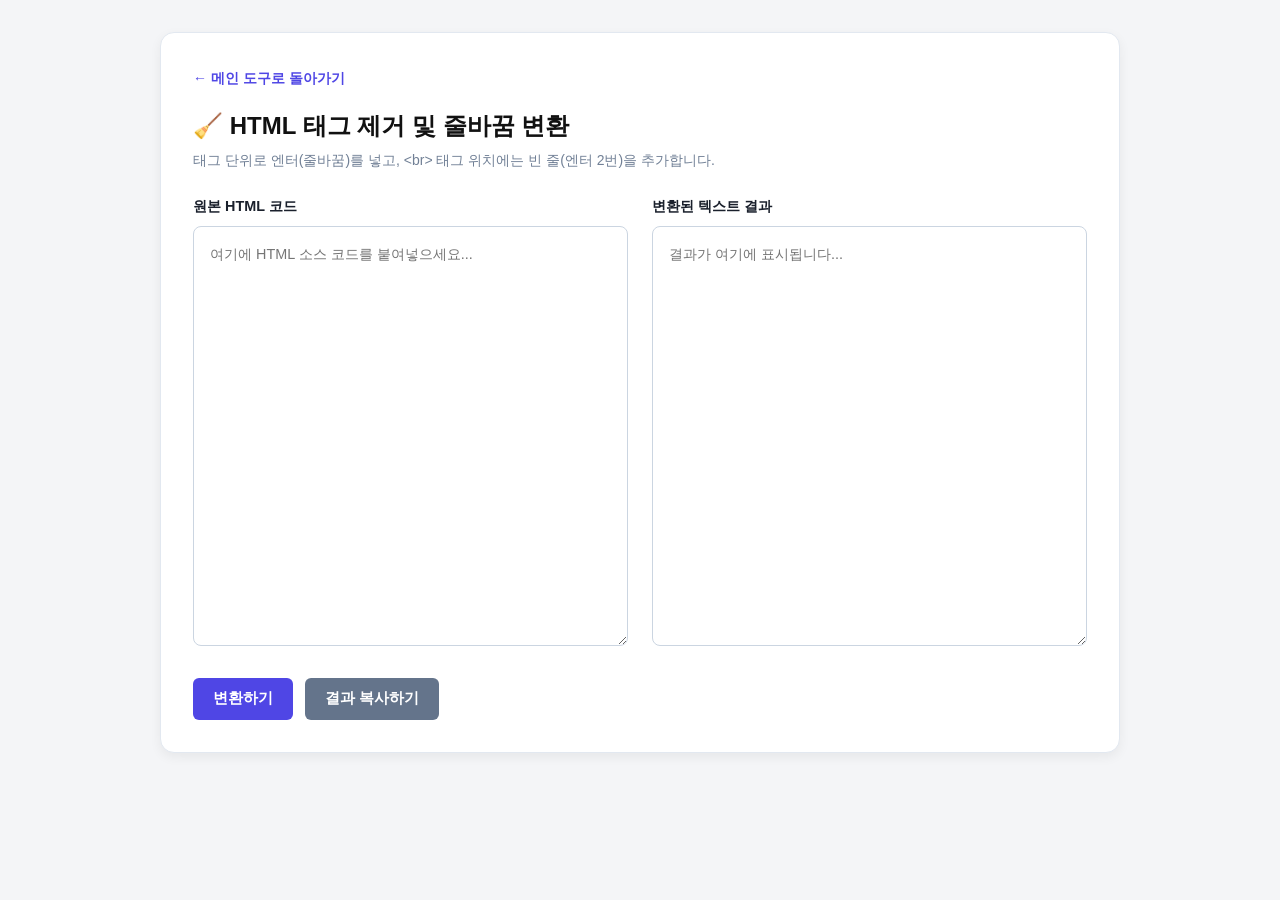
<file: removepath.html>
<!DOCTYPE html>
<html lang="ko">
<head>
  <meta charset="UTF-8">
  <meta name="viewport" content="width=device-width, initial-scale=1.0">
  <title>removepath - HTML 태그 제거 및 줄바꿈 정리</title>
  <style>
    * {
      box-sizing: border-box;
      margin: 0;
      padding: 0;
    }
    body {
      font-family: -apple-system, BlinkMacSystemFont, "Segoe UI", Roboto, sans-serif;
      background-color: #f4f5f7;
      color: #1a202c;
      padding: 2rem;
      line-height: 1.6;
    }
    .container {
      max-width: 960px;
      margin: 0 auto;
      background: #ffffff;
      padding: 2rem;
      border-radius: 14px;
      box-shadow: 0 4px 12px rgba(0, 0, 0, 0.06);
      border: 1px solid #e2e8f0;
    }
    header {
      margin-bottom: 1.5rem;
    }
    h1 {
      font-size: 1.5rem;
      font-weight: 800;
      color: #111;
    }
    p.desc {
      font-size: 0.875rem;
      color: #718096;
      margin-top: 0.25rem;
    }
    .grid {
      display: grid;
      grid-template-columns: 1fr 1fr;
      gap: 1.5rem;
      margin-bottom: 1.5rem;
    }
    @media (max-width: 768px) {
      .grid {
        grid-template-columns: 1fr;
      }
    }
    label {
      display: block;
      font-weight: 700;
      font-size: 0.9rem;
      margin-bottom: 0.5rem;
    }
    textarea {
      width: 100%;
      height: 420px;
      padding: 1rem;
      border: 1px solid #cbd5e1;
      border-radius: 8px;
      font-family: inherit;
      font-size: 0.9rem;
      resize: vertical;
      line-height: 1.6;
    }
    textarea:focus {
      outline: none;
      border-color: #4f46e5;
      box-shadow: 0 0 0 3px rgba(79, 70, 229, 0.1);
    }
    .btn-group {
      display: flex;
      gap: 0.75rem;
    }
    button {
      padding: 0.65rem 1.25rem;
      font-size: 0.95rem;
      font-weight: 600;
      color: #fff;
      background-color: #4f46e5;
      border: none;
      border-radius: 6px;
      cursor: pointer;
      transition: background-color 0.15s;
    }
    button:hover {
      background-color: #4338ca;
    }
    button.secondary {
      background-color: #64748b;
    }
    button.secondary:hover {
      background-color: #475569;
    }
    .top-nav {
      margin-bottom: 1rem;
    }
    .top-nav a {
      color: #4f46e5;
      text-decoration: none;
      font-size: 0.875rem;
      font-weight: 600;
    }
    .top-nav a:hover {
      text-decoration: underline;
    }
  </style>
</head>
<body>

  <div class="container">
    <div class="top-nav">
      <a href="./index.html">← 메인 도구로 돌아가기</a>
    </div>

    <header>
      <h1>🧹 HTML 태그 제거 및 줄바꿈 변환</h1>
      <p class="desc">태그 단위로 엔터(줄바꿈)를 넣고, &lt;br&gt; 태그 위치에는 빈 줄(엔터 2번)을 추가합니다.</p>
    </header>
    
    <div class="grid">
      <div>
        <label for="inputHtml">원본 HTML 코드</label>
        <textarea id="inputHtml" placeholder="여기에 HTML 소스 코드를 붙여넣으세요..."></textarea>
      </div>
      <div>
        <label for="outputText">변환된 텍스트 결과</label>
        <textarea id="outputText" readonly placeholder="결과가 여기에 표시됩니다..."></textarea>
      </div>
    </div>

    <div class="btn-group">
      <button onclick="processHtml()">변환하기</button>
      <button class="secondary" onclick="copyResult()">결과 복사하기</button>
    </div>
  </div>

  <script>
    function processHtml() {
      const input = document.getElementById('inputHtml').value;
      if (!input.trim()) {
        document.getElementById('outputText').value = '';
        return;
      }
      
      const parser = new DOMParser();
      const doc = parser.parseFromString(input, 'text/html');

      let resultText = '';

      function traverse(node) {
        node.childNodes.forEach(child => {
          if (child.nodeType === Node.TEXT_NODE) {
            const text = child.textContent.trim();
            if (text.length > 0) {
              // 텍스트 블록 뒤에 기본 엔터(줄바꿈) 추가
              resultText += text + '\n';
            }
          } else if (child.nodeType === Node.ELEMENT_NODE) {
            const tagName = child.tagName.toLowerCase();

            if (tagName === 'br') {
              // <br> 태그를 만나면 엔터 한 번 더 (한 줄 띄움)
              resultText += '\n';
            } else if (tagName === 'script' || tagName === 'style') {
              return;
            } else {
              traverse(child);
            }
          }
        });
      }

      traverse(doc.body);

      // 불필요하게 연속된 빈 줄(3개 이상)은 깔끔하게 최대 2개로 정리
      const cleanedText = resultText.replace(/\n{3,}/g, '\n\n').trim();

      document.getElementById('outputText').value = cleanedText;
    }

    function copyResult() {
      const output = document.getElementById('outputText');
      if (!output.value) return;
      
      output.select();
      navigator.clipboard.writeText(output.value);
      alert('클립보드에 복사되었습니다.');
    }

    // 입력 시 실시간 변환
    document.getElementById('inputHtml').addEventListener('input', processHtml);
  </script>

</body>
</html>
</file>
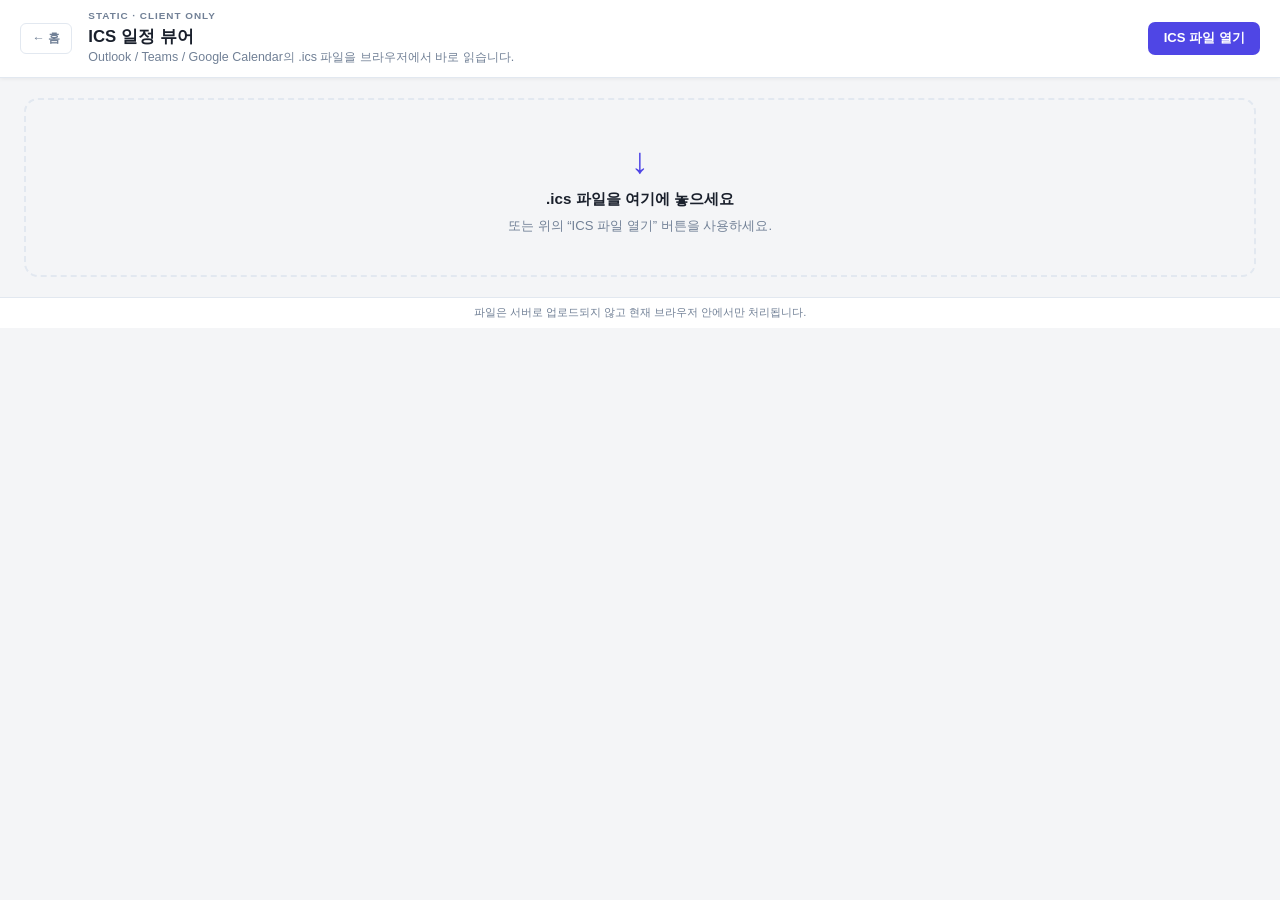
<file: schedule.html>
<!doctype html>
<html lang="ko">
<head>
  <meta charset="utf-8" />
  <meta name="viewport" content="width=device-width, initial-scale=1" />
  <meta name="color-scheme" content="light" />
  <title>ICS 일정 뷰어</title>
  <link rel="stylesheet" href="./style.css" />
</head>
<body>
  <main class="app-shell">
    <header class="topbar">
      <a class="home-link" href="./index.html">← 홈</a>
      <div class="topbar-meta">
        <p class="eyebrow">STATIC · CLIENT ONLY</p>
        <h1>ICS 일정 뷰어</h1>
        <p class="subtitle">Outlook / Teams / Google Calendar의 .ics 파일을 브라우저에서 바로 읽습니다.</p>
      </div> 
      <label class="button primary" for="fileInput">ICS 파일 열기</label>
      <input id="fileInput" type="file" accept=".ics,text/calendar" hidden />
    </header>

    <section id="dropZone" class="drop-zone" tabindex="0" role="button" aria-label="ICS 파일 불러오기">
      <div class="drop-icon">↓</div>
      <strong>.ics 파일을 여기에 놓으세요</strong>
      <span>또는 위의 “ICS 파일 열기” 버튼을 사용하세요.</span>
    </section>

    <section id="errorBox" class="error-box hidden" aria-live="polite"></section>

    <section id="workspace" class="workspace hidden">
      <aside class="event-sidebar">
        <div class="sidebar-header">
          <span>일정</span>
          <span id="eventCount" class="badge">0</span>
        </div>
        <div id="eventList" class="event-list"></div>
      </aside>

      <article class="event-detail">
        <div class="detail-actions">
          <span id="sourceName" class="source-name"></span>
          <button id="copyRawButton" class="button ghost" type="button">원문 복사</button>
        </div>

        <div id="eventContent"></div>

        <details class="raw-panel">
          <summary>원본 ICS 보기</summary>
          <pre id="rawText"></pre>
        </details>
      </article>
    </section>

    <footer>
      파일은 서버로 업로드되지 않고 현재 브라우저 안에서만 처리됩니다.
    </footer>
  </main>

  <script src="./app.js"></script>
</body>
</html>
</file>
<file: style.css>
*, *::before, *::after { box-sizing: border-box; margin: 0; padding: 0; }

:root {
  --bg: #f4f5f7;
  --surface: #ffffff;
  --border: #e2e8f0;
  --text: #1a202c;
  --text-muted: #718096;
  --accent: #4f46e5;
  --accent-light: #eef2ff;
  --danger: #e53e3e;
}

body {
  font-family: -apple-system, BlinkMacSystemFont, 'Segoe UI', sans-serif;
  background: var(--bg);
  color: var(--text);
  height: 100vh;
  overflow: hidden;
}

.app-shell {
  display: grid;
  grid-template-rows: auto auto auto 1fr auto;
  height: 100vh;
}

/* ── topbar ─────────────────────────────── */
.topbar {
  display: flex;
  align-items: center;
  gap: 1rem;
  padding: .65rem 1.25rem;
  background: var(--surface);
  border-bottom: 1px solid var(--border);
  box-shadow: 0 1px 4px rgba(0,0,0,.06);
}

.topbar-meta { flex: 1; }

.home-link {
  display: inline-flex;
  align-items: center;
  gap: .35rem;
  font-size: .78rem;
  font-weight: 600;
  color: var(--text-muted);
  text-decoration: none;
  padding: .35rem .7rem;
  border-radius: 6px;
  border: 1px solid var(--border);
  transition: background .12s, color .12s;
  white-space: nowrap;
}
.home-link:hover { background: var(--bg); color: var(--text); }

.eyebrow {
  font-size: .62rem;
  font-weight: 700;
  letter-spacing: .1em;
  color: var(--text-muted);
  margin-bottom: .2rem;
}

h1 {
  font-size: 1.05rem;
  font-weight: 700;
}

.subtitle {
  font-size: .78rem;
  color: var(--text-muted);
  margin-top: .12rem;
}

/* ── buttons ─────────────────────────────── */
.button {
  display: inline-flex;
  align-items: center;
  gap: .4rem;
  padding: .45rem .95rem;
  border-radius: 7px;
  font-size: .82rem;
  font-weight: 600;
  cursor: pointer;
  text-decoration: none;
  border: none;
  transition: background .15s;
}

.button.primary { background: var(--accent); color: #fff; }
.button.primary:hover { background: #4338ca; }

.button.ghost {
  background: transparent;
  color: var(--text-muted);
  border: 1px solid var(--border);
}
.button.ghost:hover { background: var(--bg); }

/* ── drop zone ───────────────────────────── */
.drop-zone {
  margin: 1.25rem 1.5rem;
  border: 2px dashed var(--border);
  border-radius: 14px;
  padding: 2.5rem 2rem;
  text-align: center;
  cursor: pointer;
  transition: border-color .2s, background .2s;
  display: flex;
  flex-direction: column;
  align-items: center;
  gap: .45rem;
}

.drop-zone:hover,
.drop-zone.dragover {
  border-color: var(--accent);
  background: var(--accent-light);
}

.drop-icon {
  font-size: 2.25rem;
  color: var(--accent);
}

.drop-zone strong { font-size: .95rem; }
.drop-zone span { font-size: .82rem; color: var(--text-muted); }

/* ── error ───────────────────────────────── */
.error-box {
  margin: 0 1.5rem;
  padding: .7rem 1rem;
  background: #fff5f5;
  border: 1px solid #feb2b2;
  border-radius: 8px;
  color: var(--danger);
  font-size: .83rem;
}
.hidden { display: none !important; }

/* ── workspace ───────────────────────────── */
.workspace {
  display: grid;
  grid-template-columns: 270px 1fr;
  overflow: hidden;
}

/* sidebar */
.event-sidebar {
  border-right: 1px solid var(--border);
  display: flex;
  flex-direction: column;
  overflow: hidden;
  background: var(--surface);
}

.sidebar-header {
  display: flex;
  align-items: center;
  justify-content: space-between;
  padding: .65rem 1rem;
  font-size: .72rem;
  font-weight: 700;
  text-transform: uppercase;
  letter-spacing: .07em;
  color: var(--text-muted);
  border-bottom: 1px solid var(--border);
  background: var(--bg);
}

.badge {
  background: var(--accent);
  color: #fff;
  font-size: .68rem;
  font-weight: 700;
  padding: .1rem .45rem;
  border-radius: 999px;
}

.event-list { overflow-y: auto; flex: 1; }

.event-item {
  padding: .7rem 1rem;
  border-bottom: 1px solid var(--border);
  cursor: pointer;
  transition: background .1s;
}
.event-item:hover { background: var(--bg); }
.event-item.active {
  background: var(--accent-light);
  border-left: 3px solid var(--accent);
}

.event-item-title {
  font-size: .83rem;
  font-weight: 600;
  margin-bottom: .18rem;
  white-space: nowrap;
  overflow: hidden;
  text-overflow: ellipsis;
}

.event-item-date {
  font-size: .73rem;
  color: var(--text-muted);
}

/* detail */
.event-detail {
  overflow-y: auto;
  padding: 1.5rem 1.75rem;
  background: var(--surface);
}

.detail-actions {
  display: flex;
  align-items: center;
  justify-content: space-between;
  margin-bottom: 1.2rem;
}

.source-name {
  font-size: .72rem;
  color: var(--text-muted);
  font-weight: 600;
  background: var(--bg);
  padding: .25rem .6rem;
  border-radius: 5px;
  border: 1px solid var(--border);
}

#eventContent h2 {
  font-size: 1.25rem;
  font-weight: 700;
  margin-bottom: 1.1rem;
  line-height: 1.35;
}

.field-row {
  display: flex;
  gap: .85rem;
  margin-bottom: .6rem;
  font-size: .86rem;
}

.field-label {
  width: 72px;
  flex-shrink: 0;
  font-weight: 700;
  color: var(--text-muted);
  font-size: .72rem;
  text-transform: uppercase;
  letter-spacing: .05em;
  padding-top: .1rem;
}

.field-value { flex: 1; }

.field-value.description {
  white-space: pre-wrap;
  background: var(--bg);
  padding: .7rem .85rem;
  border-radius: 7px;
  font-size: .8rem;
  line-height: 1.65;
  border: 1px solid var(--border);
}

/* time display */
.time-original { font-weight: 500; }

.time-tz {
  display: inline-block;
  margin-left: .4rem;
  font-size: .7rem;
  font-weight: 700;
  letter-spacing: .03em;
  color: var(--text-muted);
  background: var(--bg);
  padding: .08rem .38rem;
  border-radius: 4px;
  border: 1px solid var(--border);
  vertical-align: middle;
}

.time-local {
  margin-top: .22rem;
  font-size: .78rem;
  color: var(--accent);
}

/* meeting join */
.meeting-block { display: inline-block; }

.meeting-actions {
  display: flex;
  align-items: center;
  gap: .5rem;
}

.meeting-link {
  display: inline-flex;
  align-items: center;
  gap: .45rem;
  padding: .42rem .95rem;
  background: var(--accent);
  color: #fff;
  border-radius: 7px;
  text-decoration: none;
  font-size: .82rem;
  font-weight: 600;
  transition: background .15s;
}
.meeting-link:hover { background: #4338ca; }

.copy-link-btn {
  padding: .42rem .75rem;
  border-radius: 7px;
  border: 1px solid var(--border);
  background: var(--surface);
  color: var(--text-muted);
  font-size: .8rem;
  font-weight: 600;
  cursor: pointer;
  transition: background .12s, color .12s, border-color .12s;
  white-space: nowrap;
}
.copy-link-btn:hover { background: var(--bg); color: var(--text); }
.copy-link-btn.copied { background: #f0fdf4; color: #16a34a; border-color: #86efac; }

.meeting-meta {
  margin-top: .4rem;
  font-size: .75rem;
  color: var(--text-muted);
  display: flex;
  gap: 1.2rem;
}

.meta-label {
  font-weight: 700;
  font-size: .68rem;
  text-transform: uppercase;
  letter-spacing: .05em;
  color: var(--text-muted);
  margin-right: .2rem;
}

/* raw panel */
.raw-panel {
  margin-top: 1.5rem;
  border: 1px solid var(--border);
  border-radius: 8px;
  overflow: hidden;
}

.raw-panel summary {
  padding: .55rem 1rem;
  font-size: .78rem;
  font-weight: 600;
  cursor: pointer;
  background: var(--bg);
  color: var(--text-muted);
  user-select: none;
}
.raw-panel summary:hover { color: var(--text); }

.raw-panel pre {
  padding: 1rem;
  font-size: .73rem;
  line-height: 1.6;
  overflow-x: auto;
  white-space: pre-wrap;
  word-break: break-all;
  background: #fafafa;
}

/* footer */
footer {
  padding: .45rem 1.5rem;
  font-size: .7rem;
  color: var(--text-muted);
  background: var(--surface);
  border-top: 1px solid var(--border);
  text-align: center;
}
</file>
